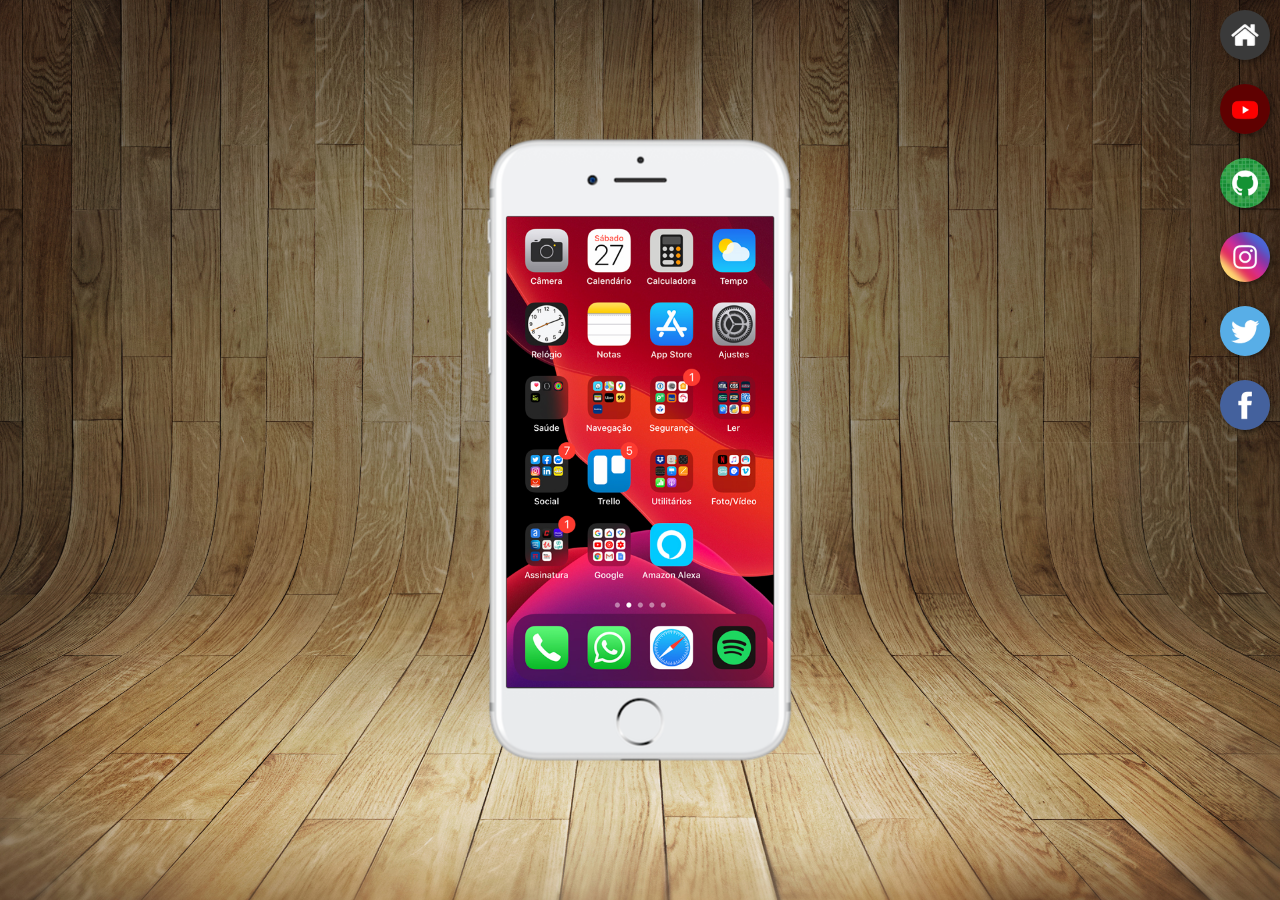
<file: index.html>
<!DOCTYPE html>
<html lang="pt-br">
<head>
    <meta charset="UTF-8">
    <meta name="viewport" content="width=device-width, initial-scale=1.0">
    <title>Projeto Redes Sociais</title>
    <link rel="shortcut icon" href="favicon.ico" type="image/x-icon">
    <link rel="stylesheet" href="css/style.css">
</head>
<body>
    <main>
        <section id="telefone">
            <iframe src="home.html" frameborder="0" name="tela" id="tela">
                <p>Se navegador não é compatível com iframes</p>
            </iframe>
        </section>
        <section id="redes-sociais">
            <a href="home.html" target="tela"><img src="img/logo-home.jpg" alt=""></a><br>
            <a href="youtube.html" target="tela"><img src="img/logo-youtube.jpg" alt=""></a><br>
            <a href="github.html" target="tela"><img src="img/logo-github.jpg" alt=""></a><br>
            <a href="instagram.html" target="tela"><img src="img/logo-instagram.jpg" alt=""></a><br>
            <a href="x.html" target="tela"><img src="img/logo-twitter.jpg" alt=""></a><br>
            <a href="facebook.html" target="tela"><img src="img/logo-facebook.jpg" alt=""></a>
        </section>
    </main>
</body>
</html>
</file>
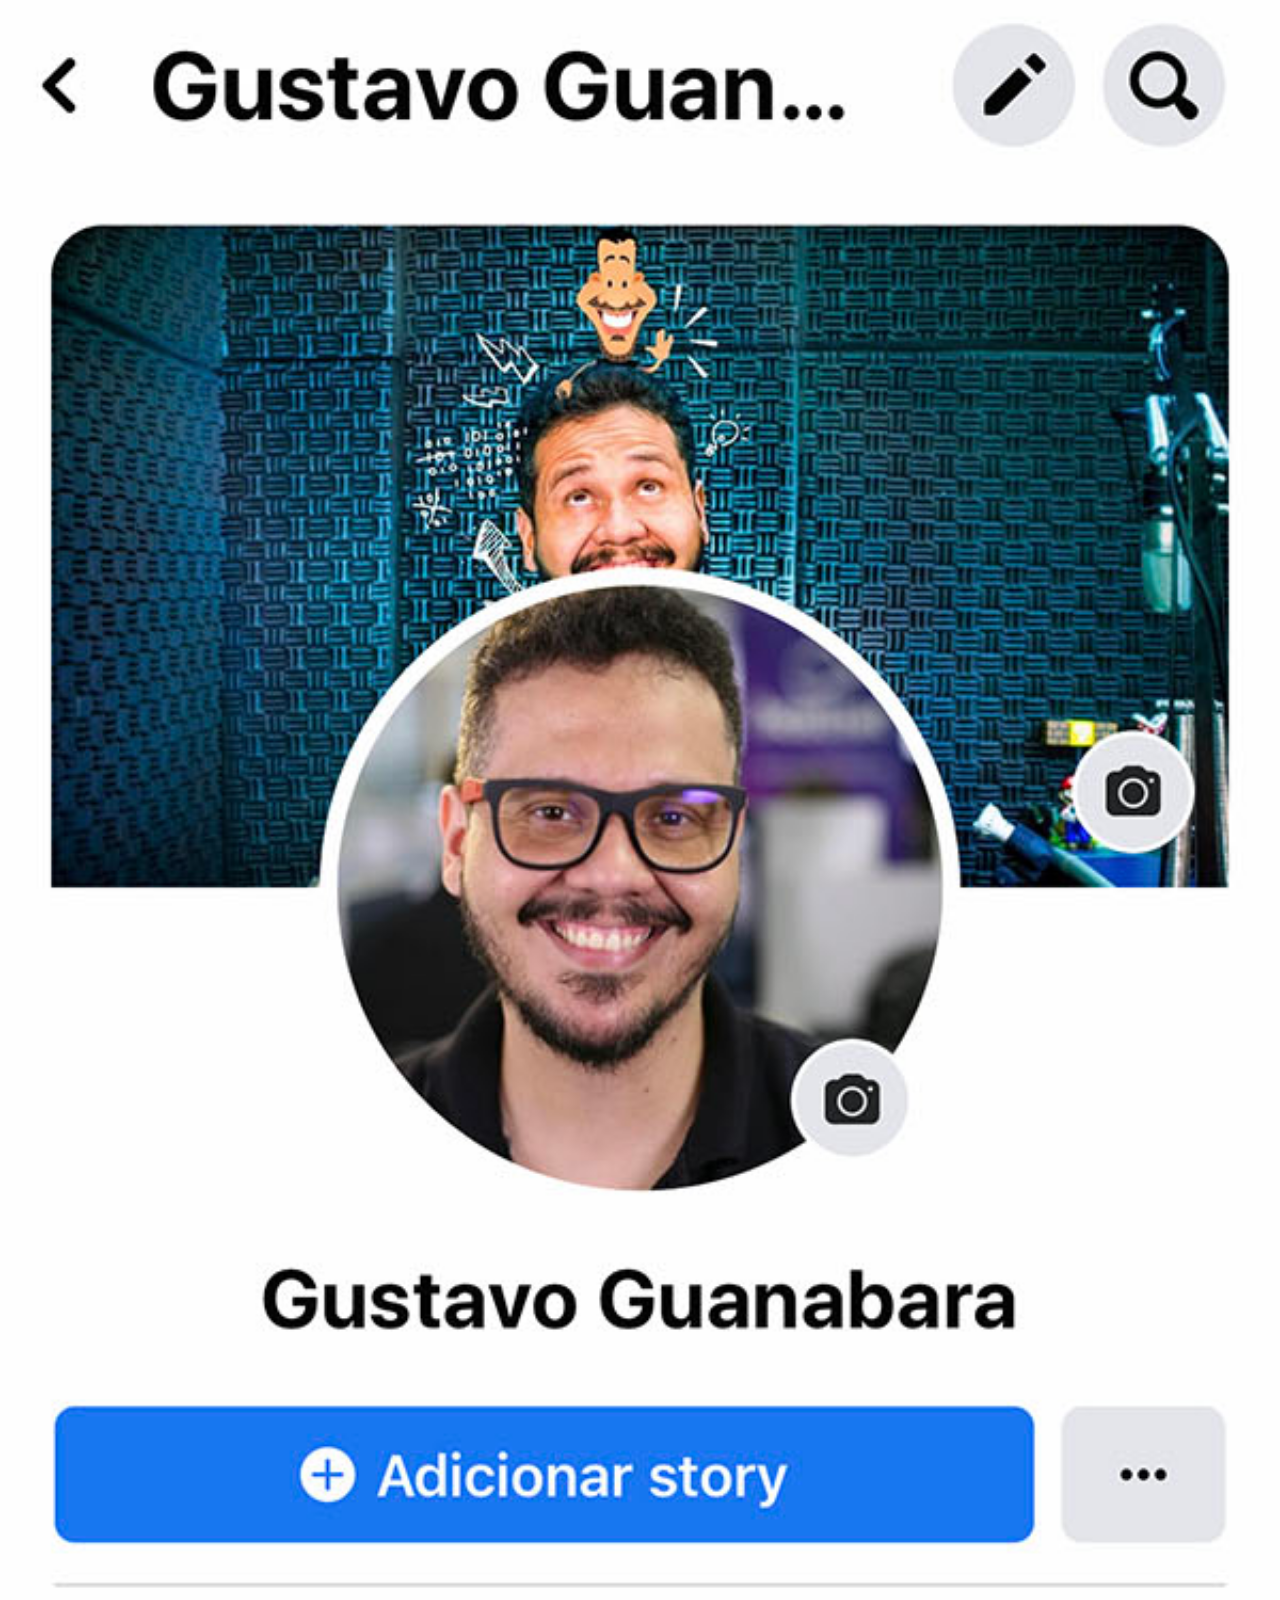
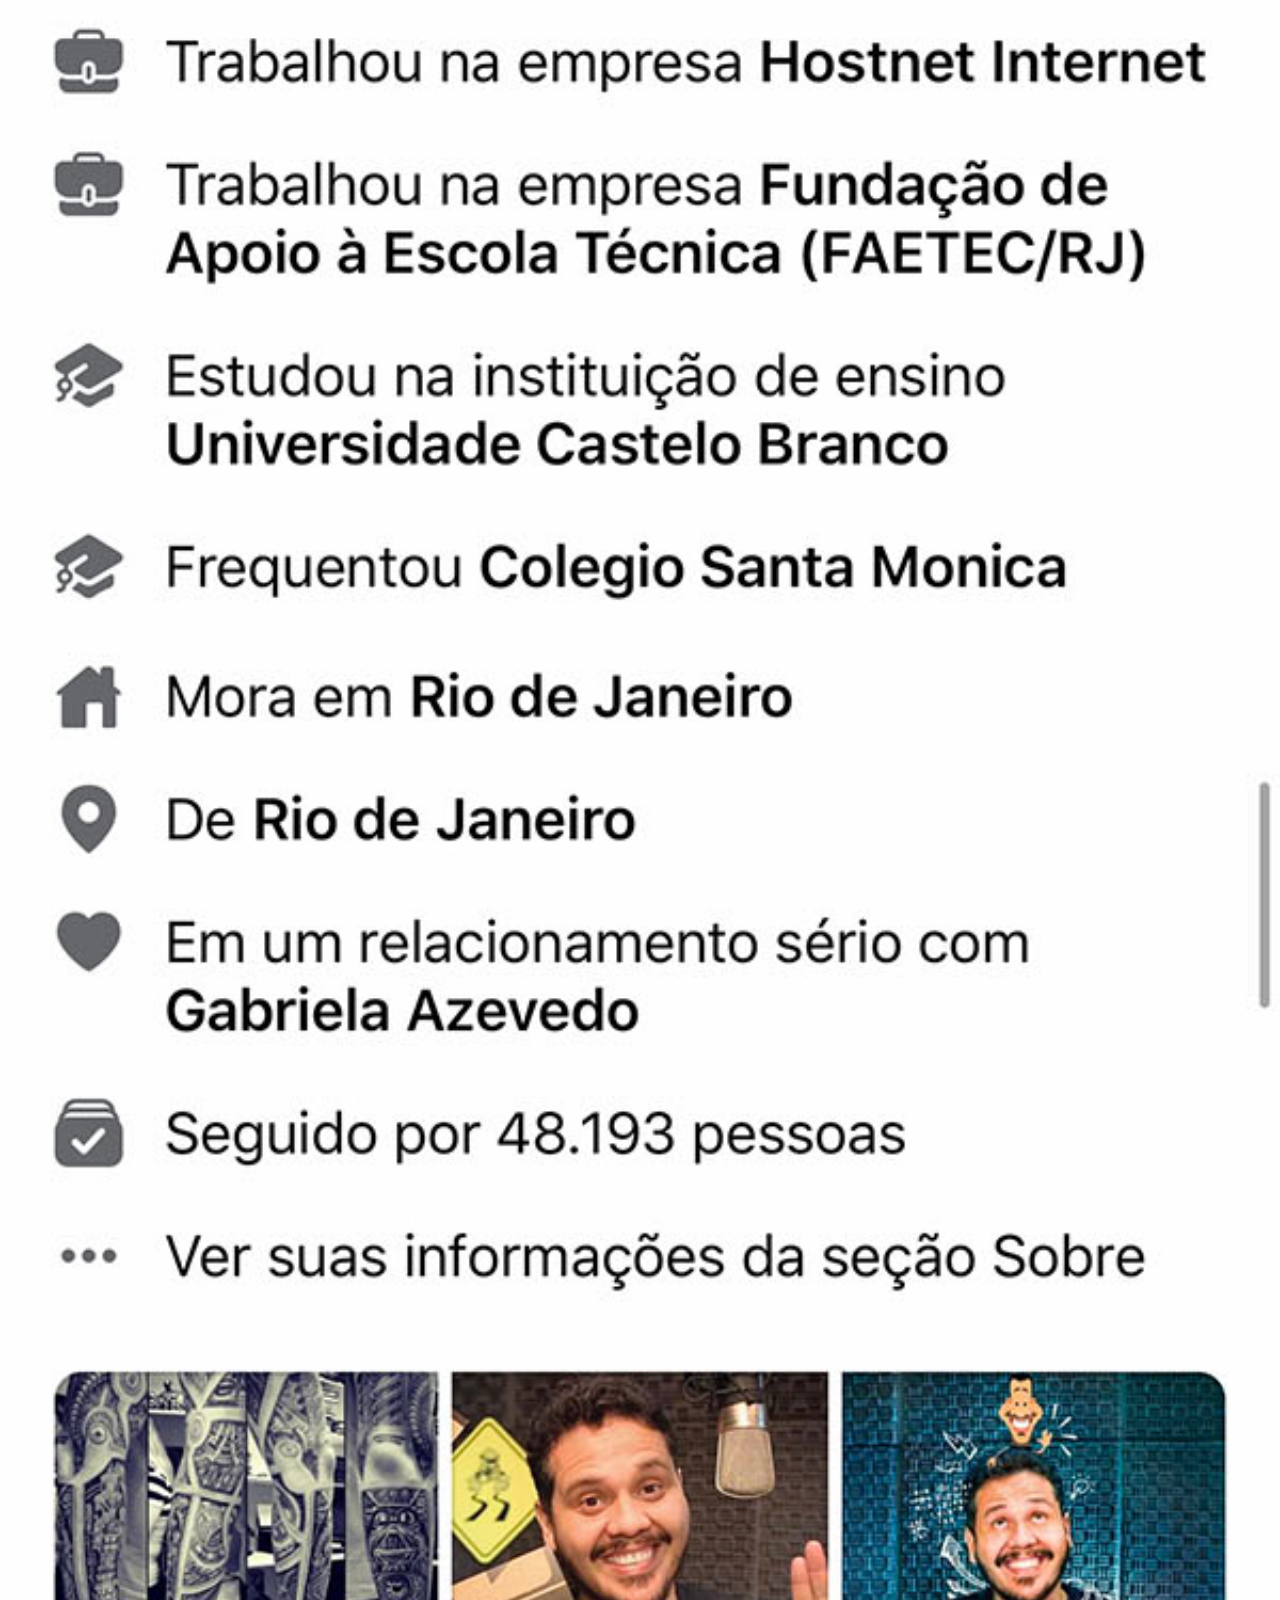
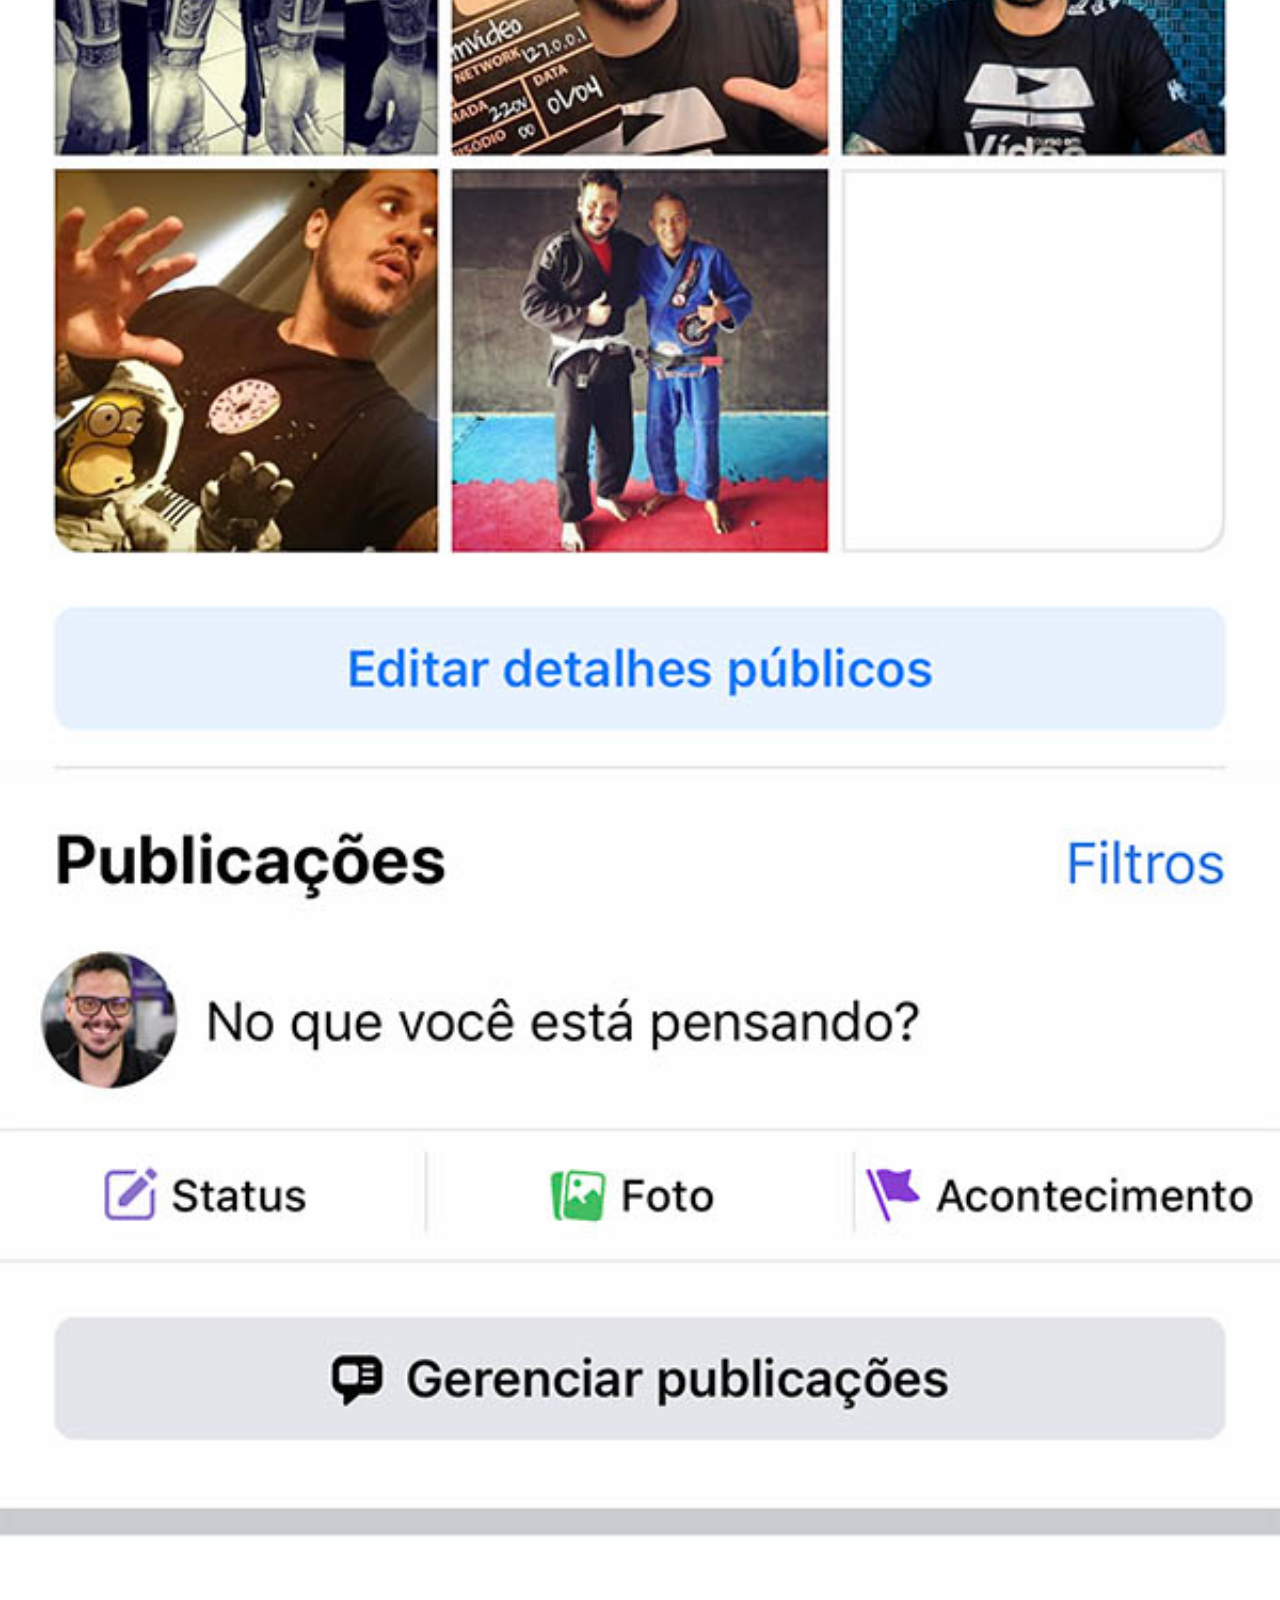
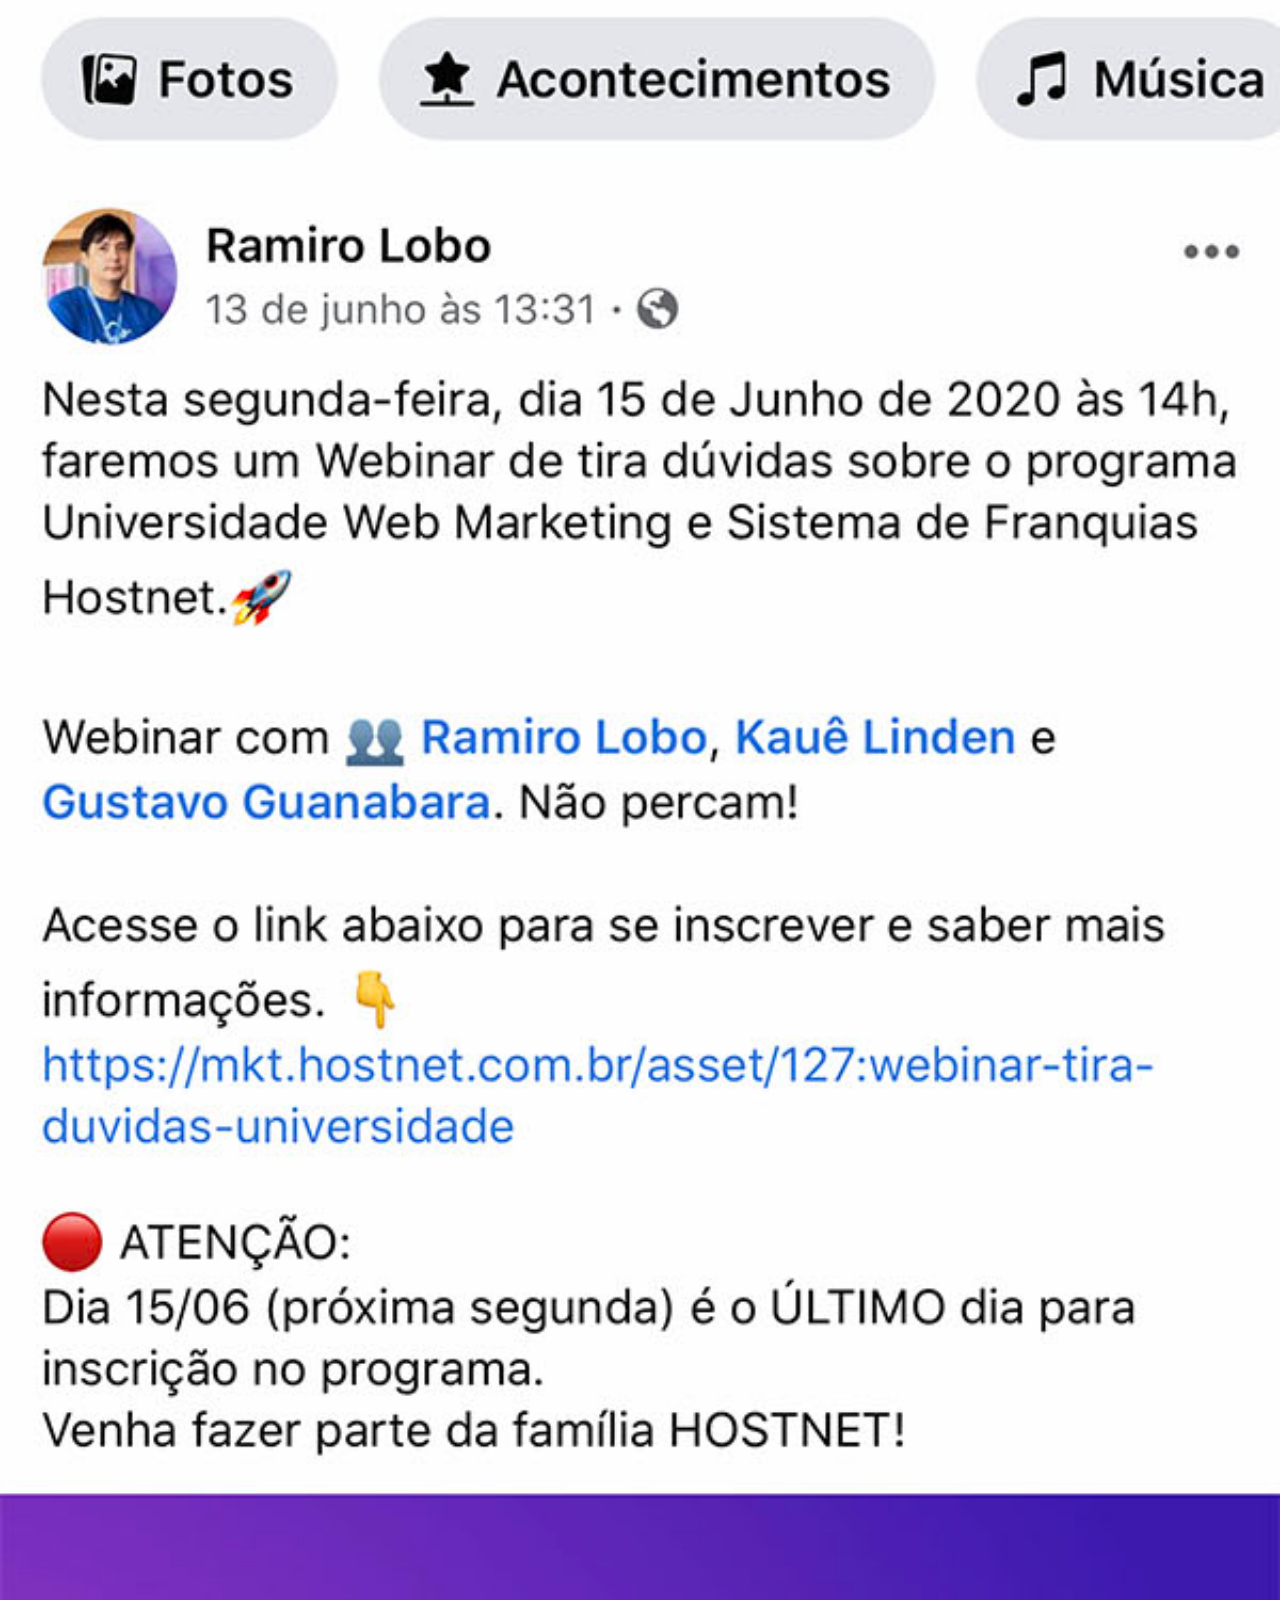
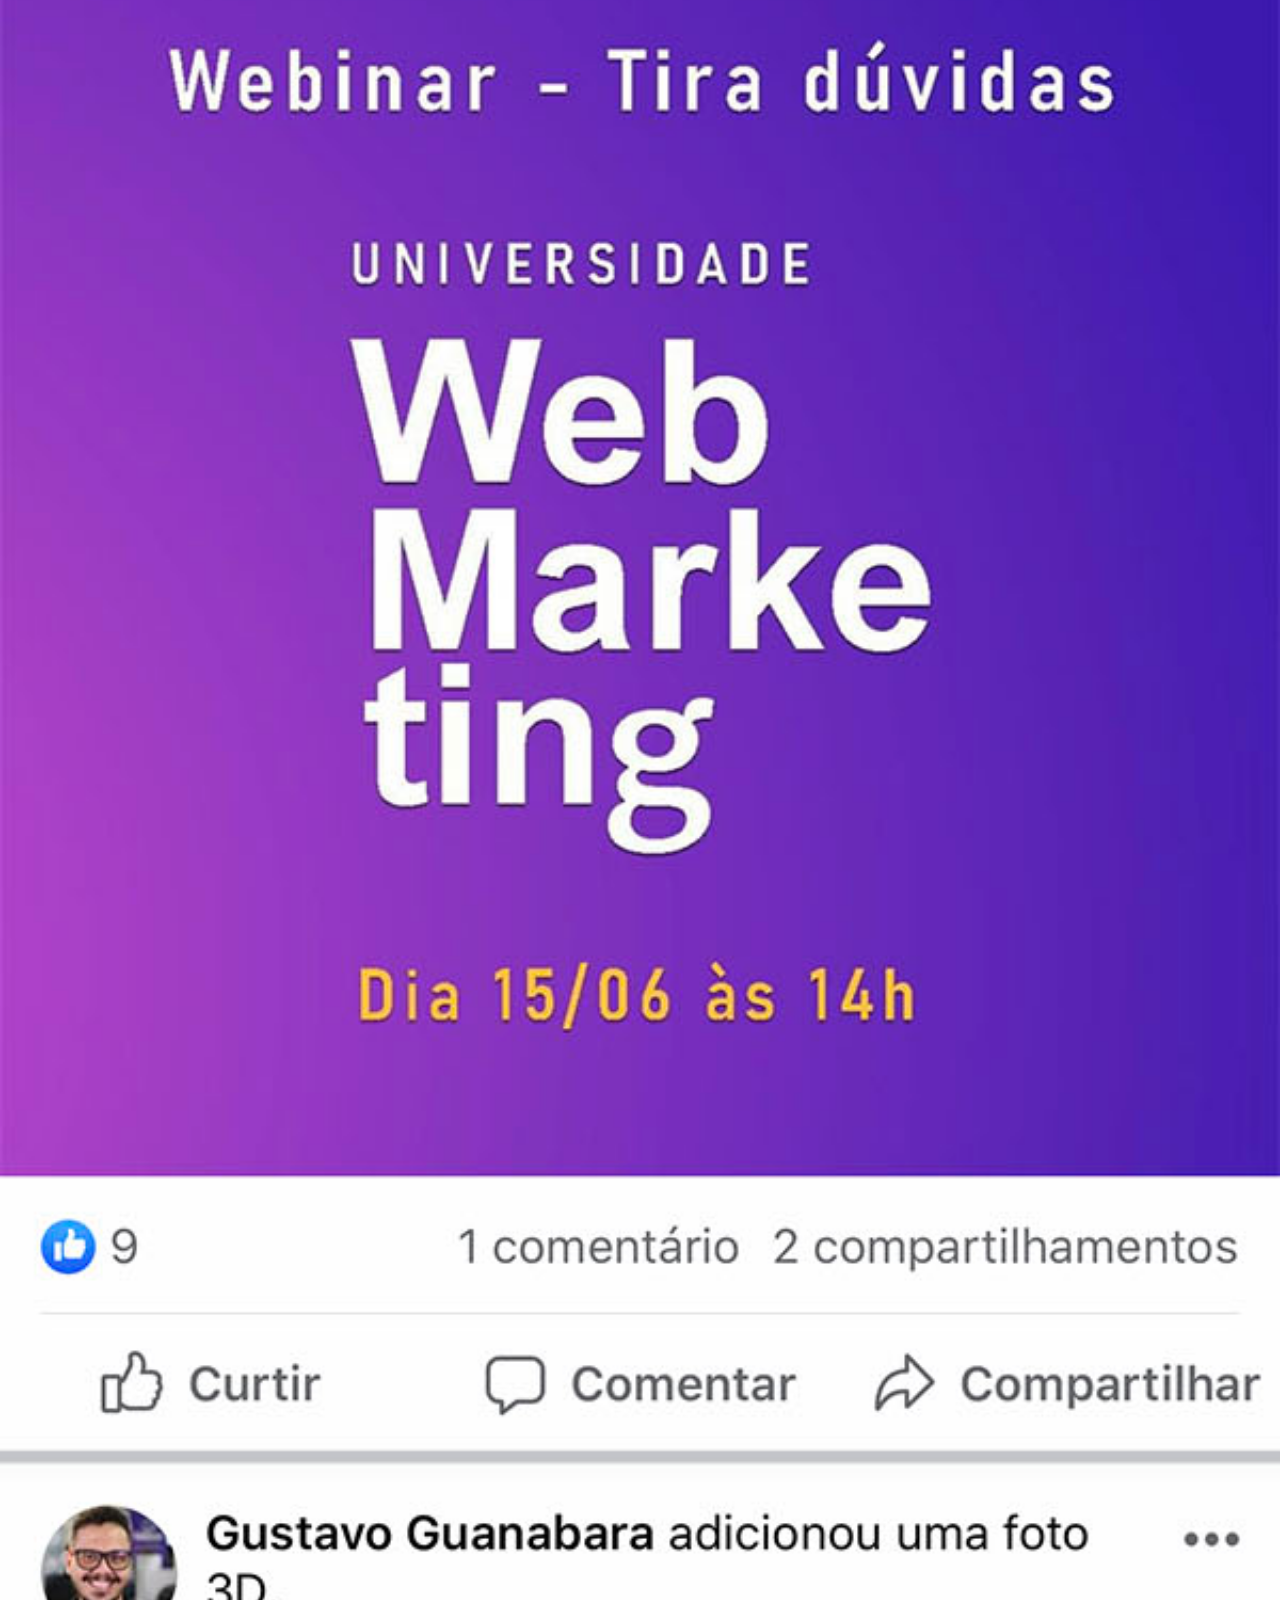
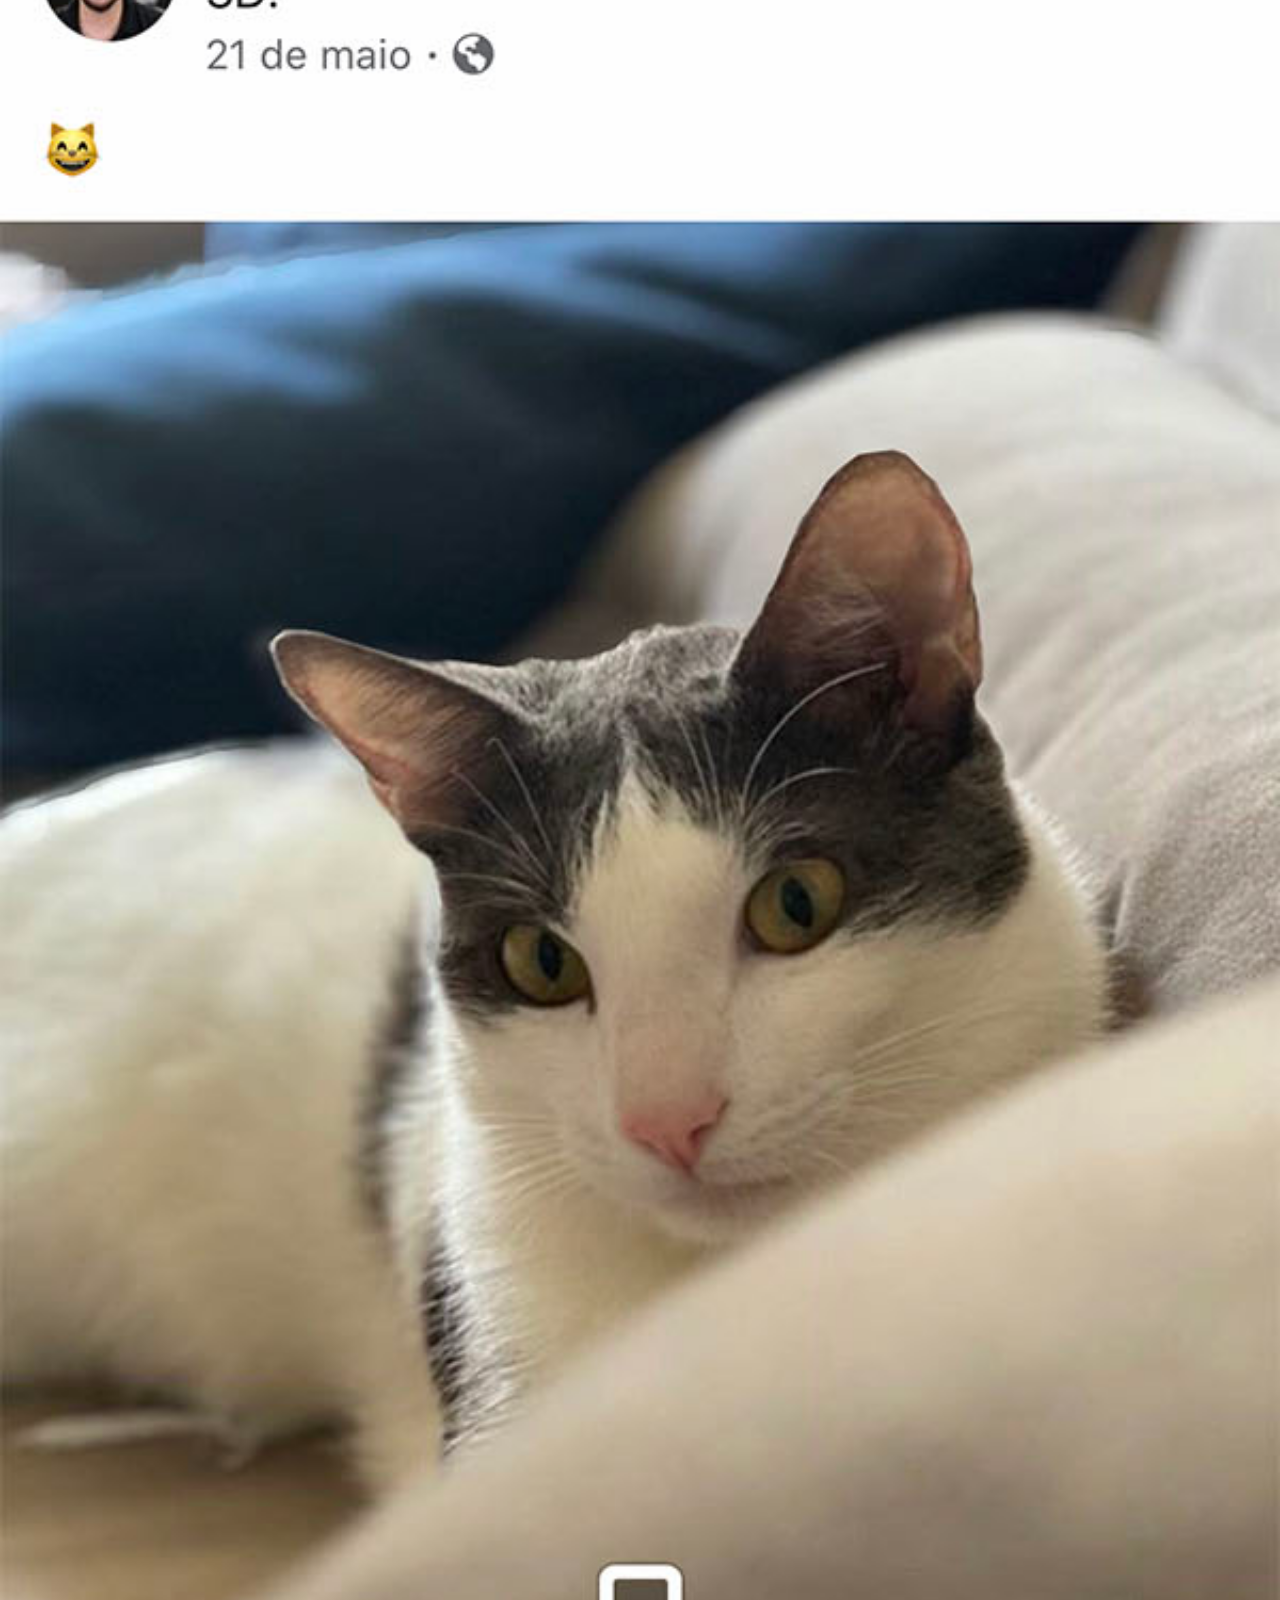
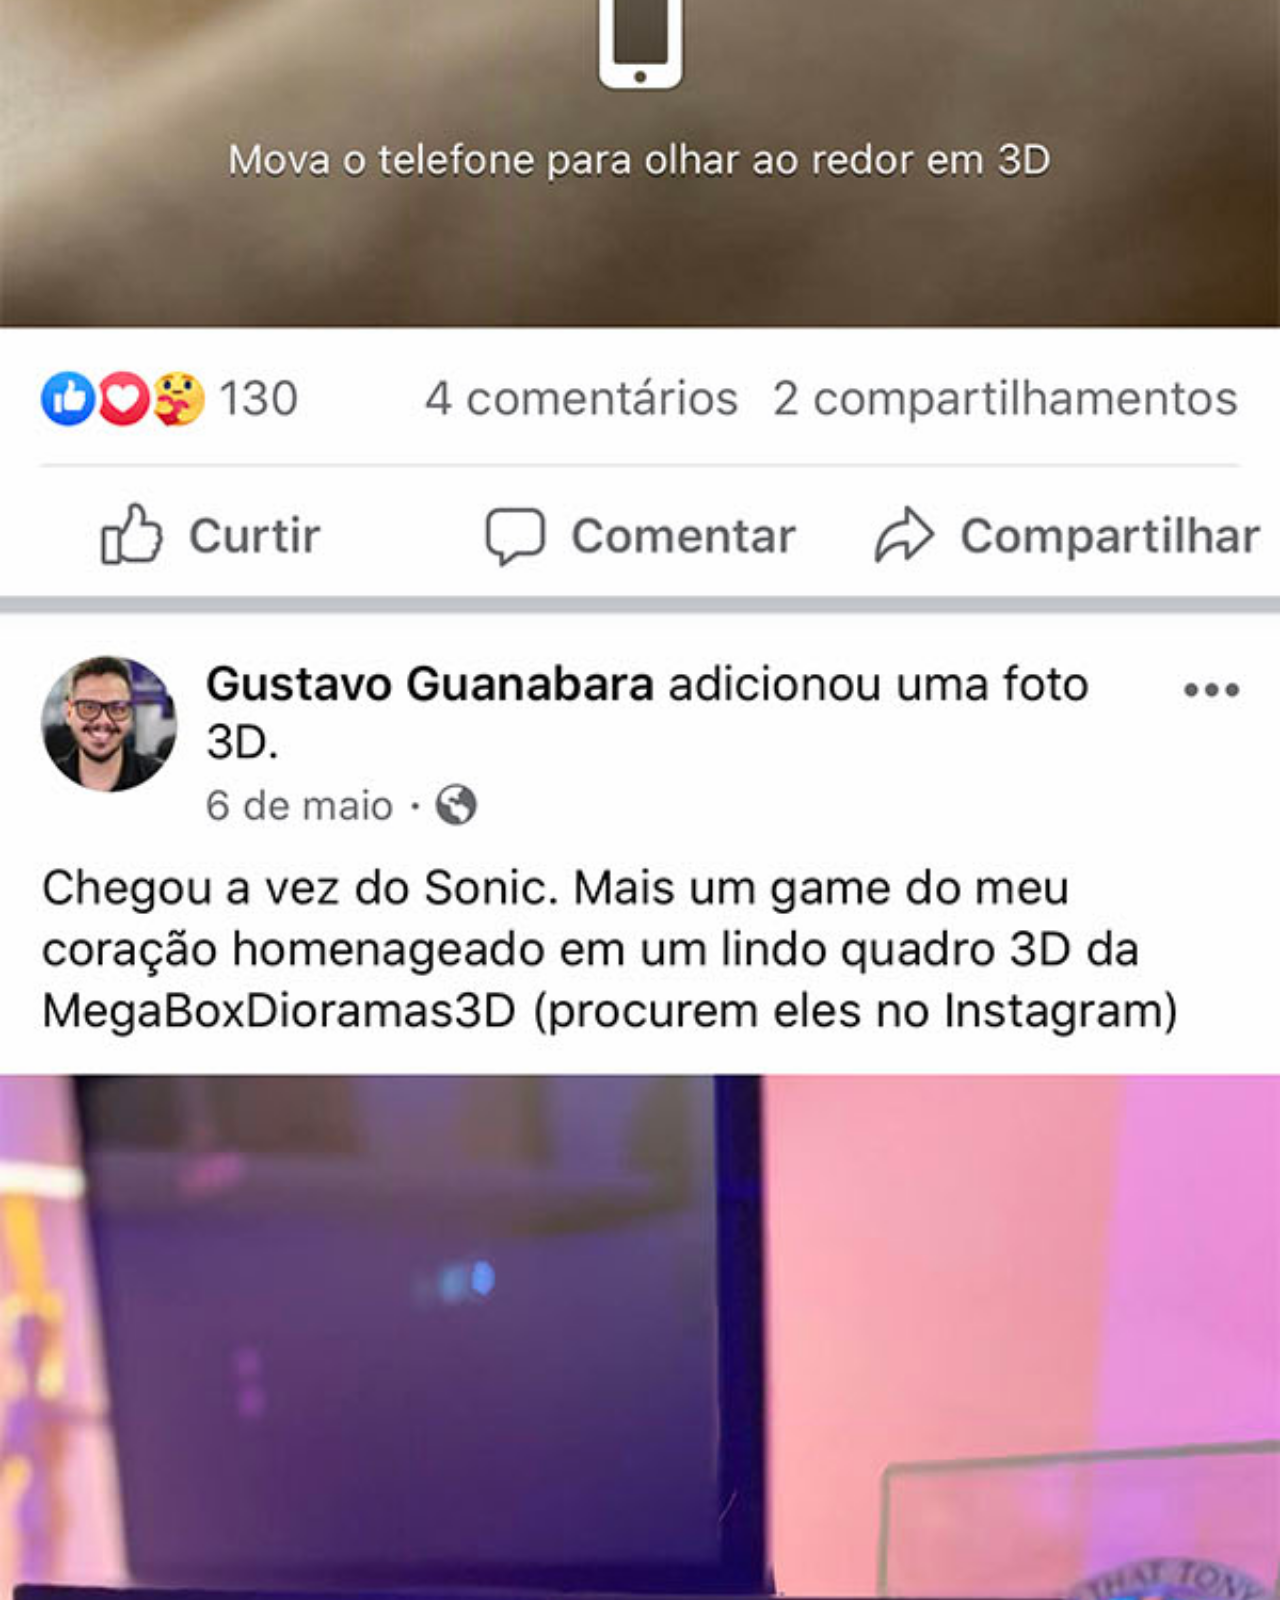
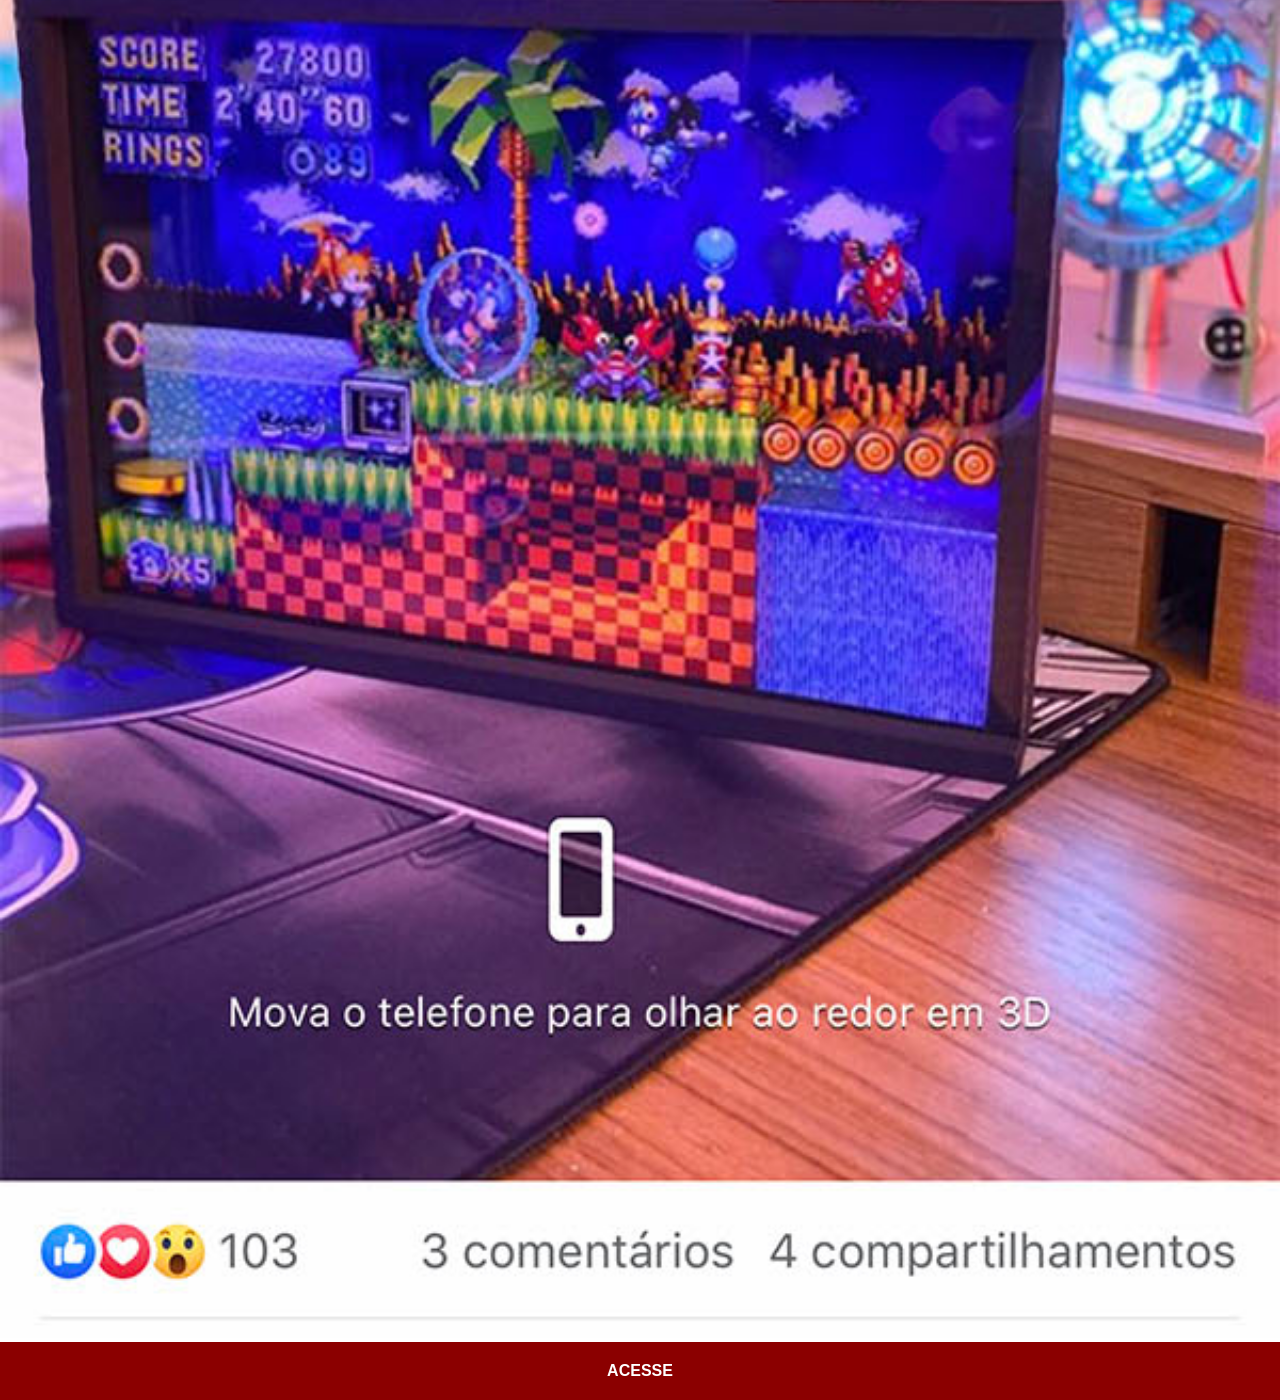
<file: facebook.html>
<!DOCTYPE html>
<html lang="pt-br">
<head>
    <meta charset="UTF-8">
    <meta name="viewport" content="width=device-width, initial-scale=1.0">
    <title>Youtube</title>
    <link rel="stylesheet" href="css/social.css">
</head>
<body>
    <img src="img/tela-facebook.jpg" alt="Facebook">
    <a href="https://www.facebook.com/gustavoguanabara/?locale=pt_BR" target="_blank">ACESSE</a>
</body>
</html>
</file>
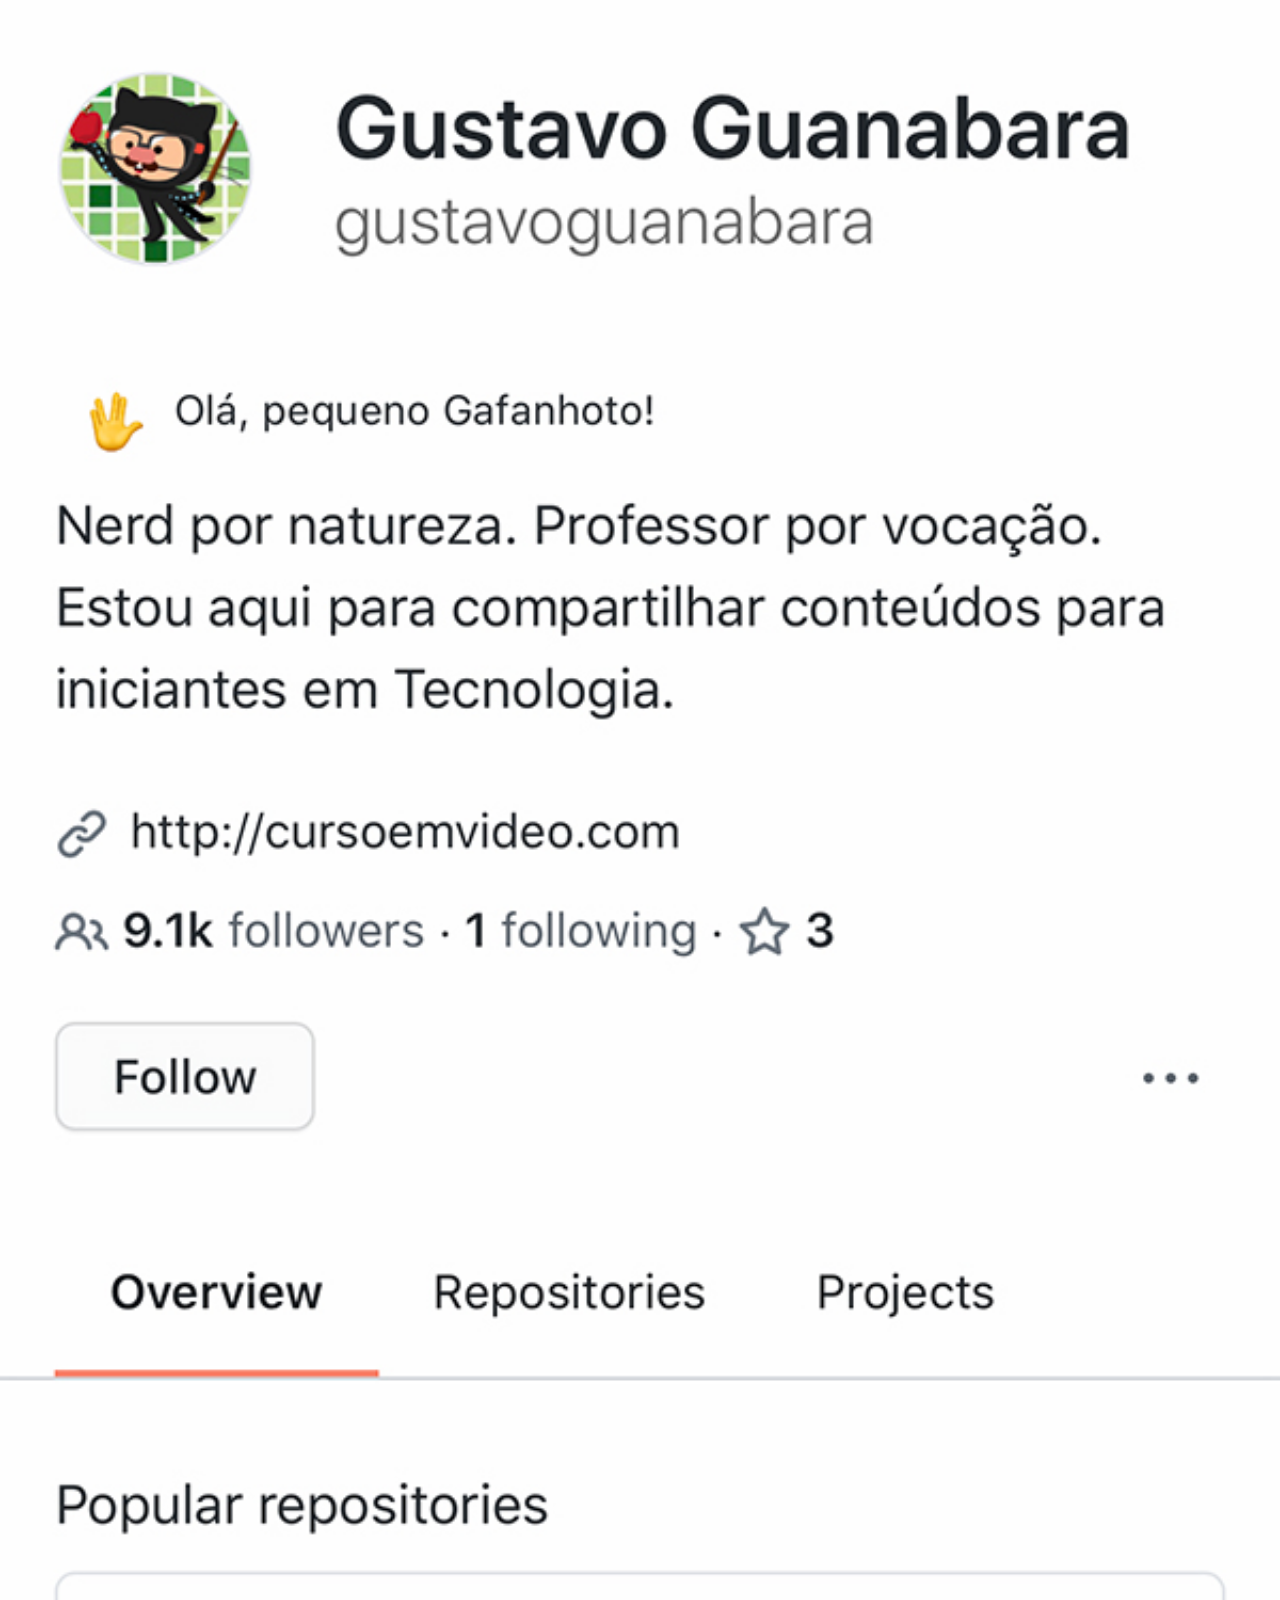
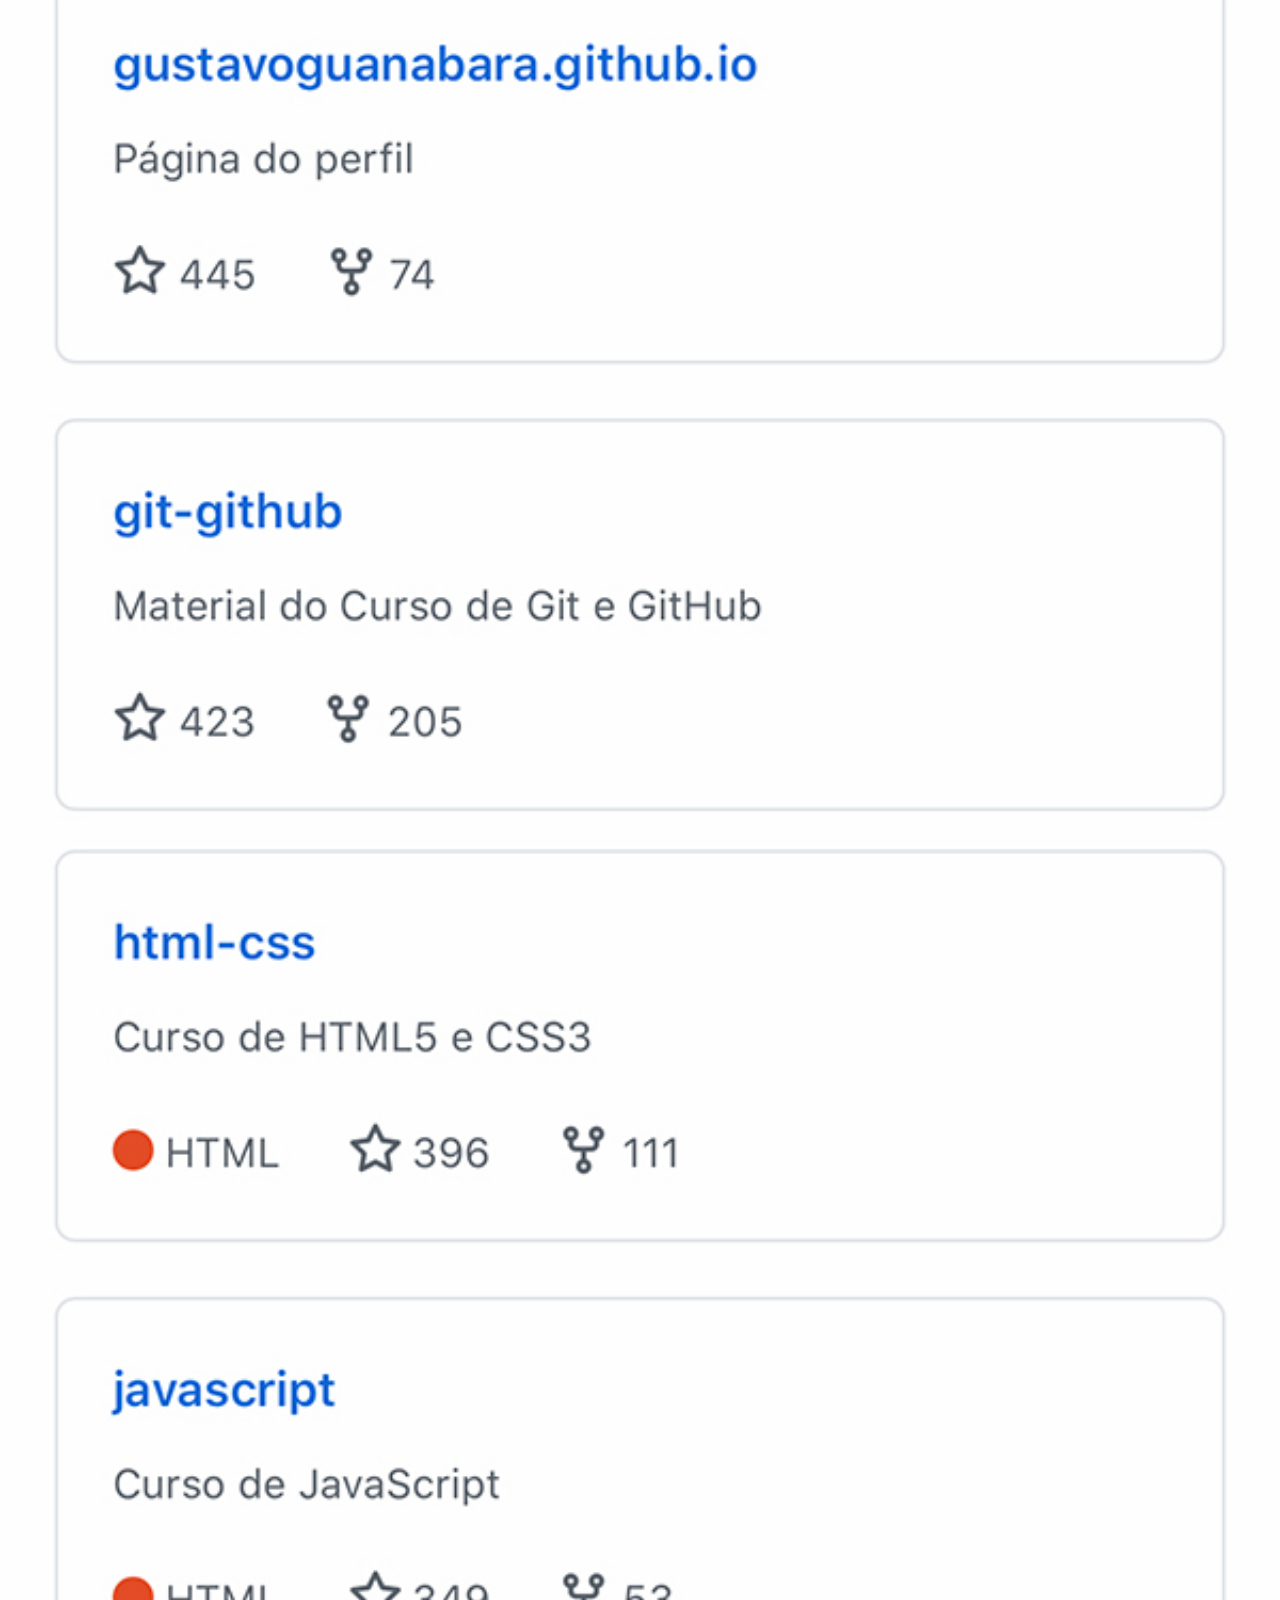
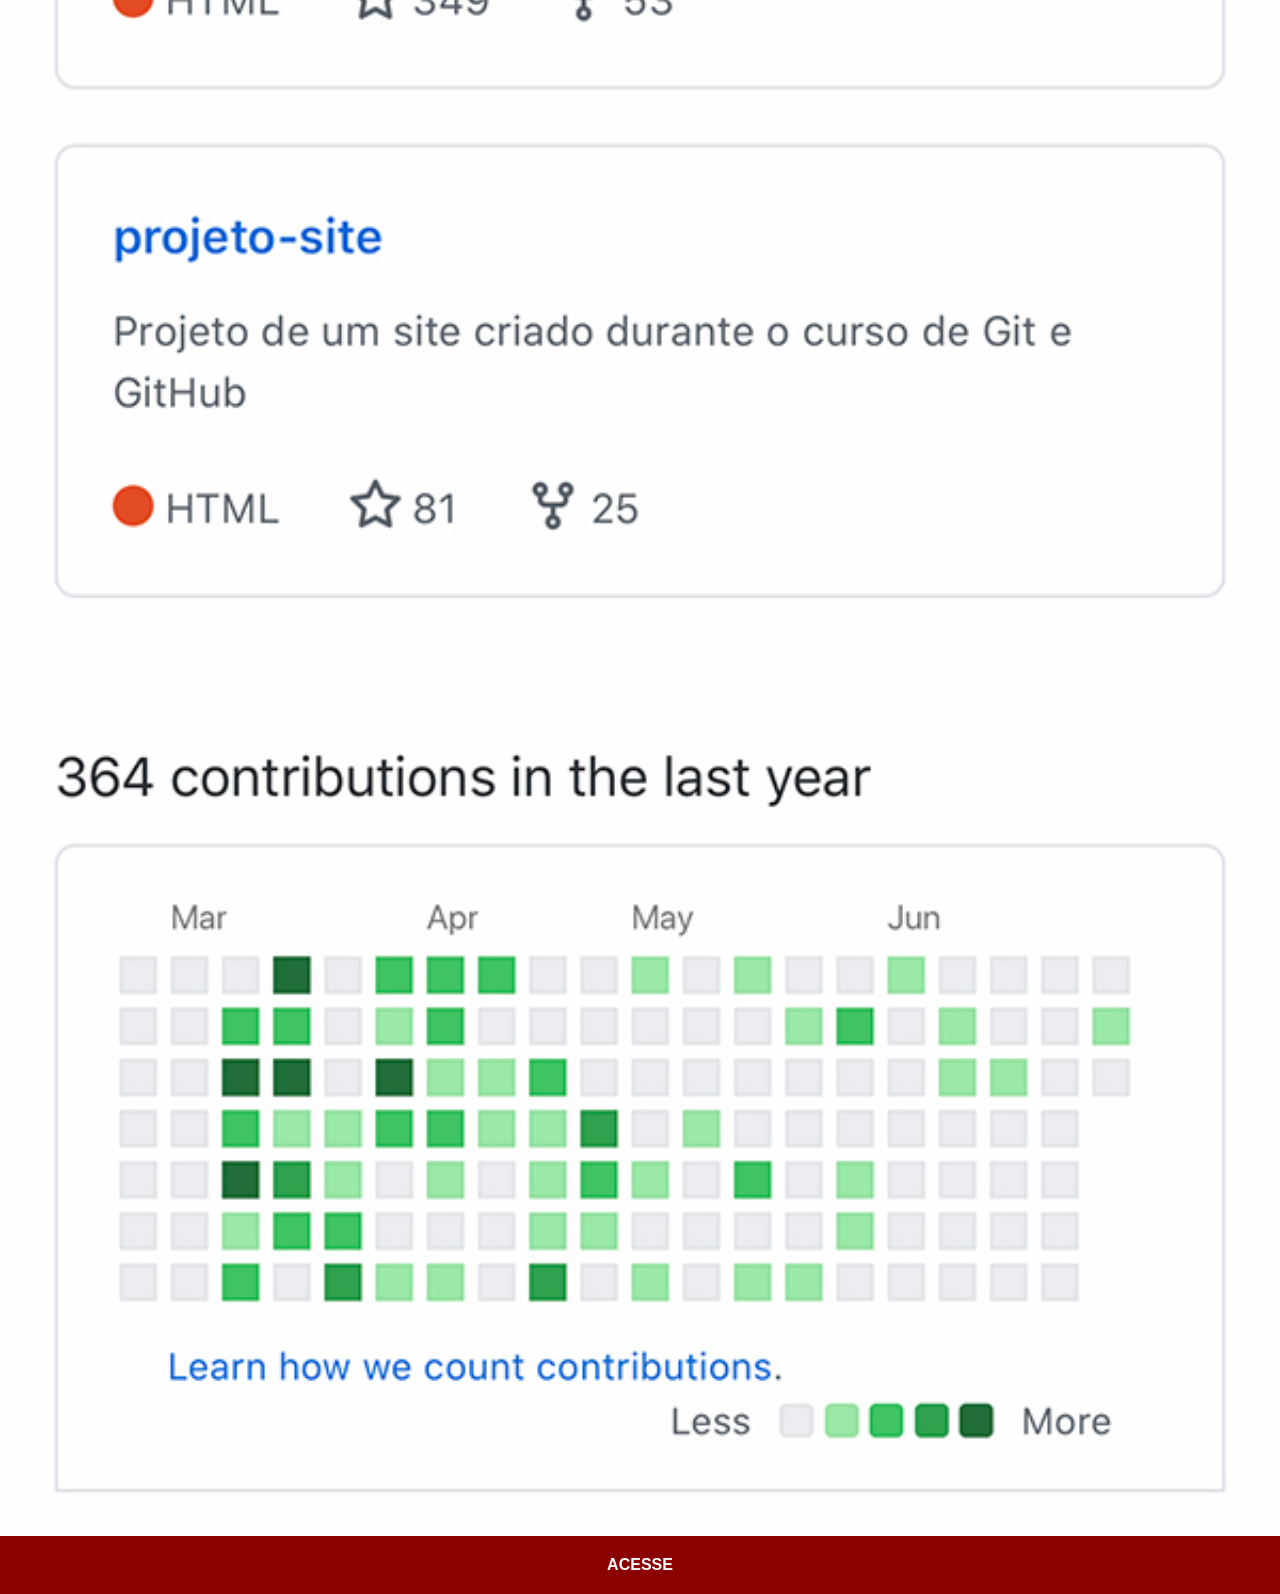
<file: github.html>
<!DOCTYPE html>
<html lang="pt-br">
<head>
    <meta charset="UTF-8">
    <meta name="viewport" content="width=device-width, initial-scale=1.0">
    <title>Youtube</title>
    <link rel="stylesheet" href="css/social.css">
</head>
<body>
    <img src="img/tela-github.jpg" alt="GitHub">
    <a href="https://github.com/gustavoguanabara" target="_blank">ACESSE</a>
</body>
</html>
</file>
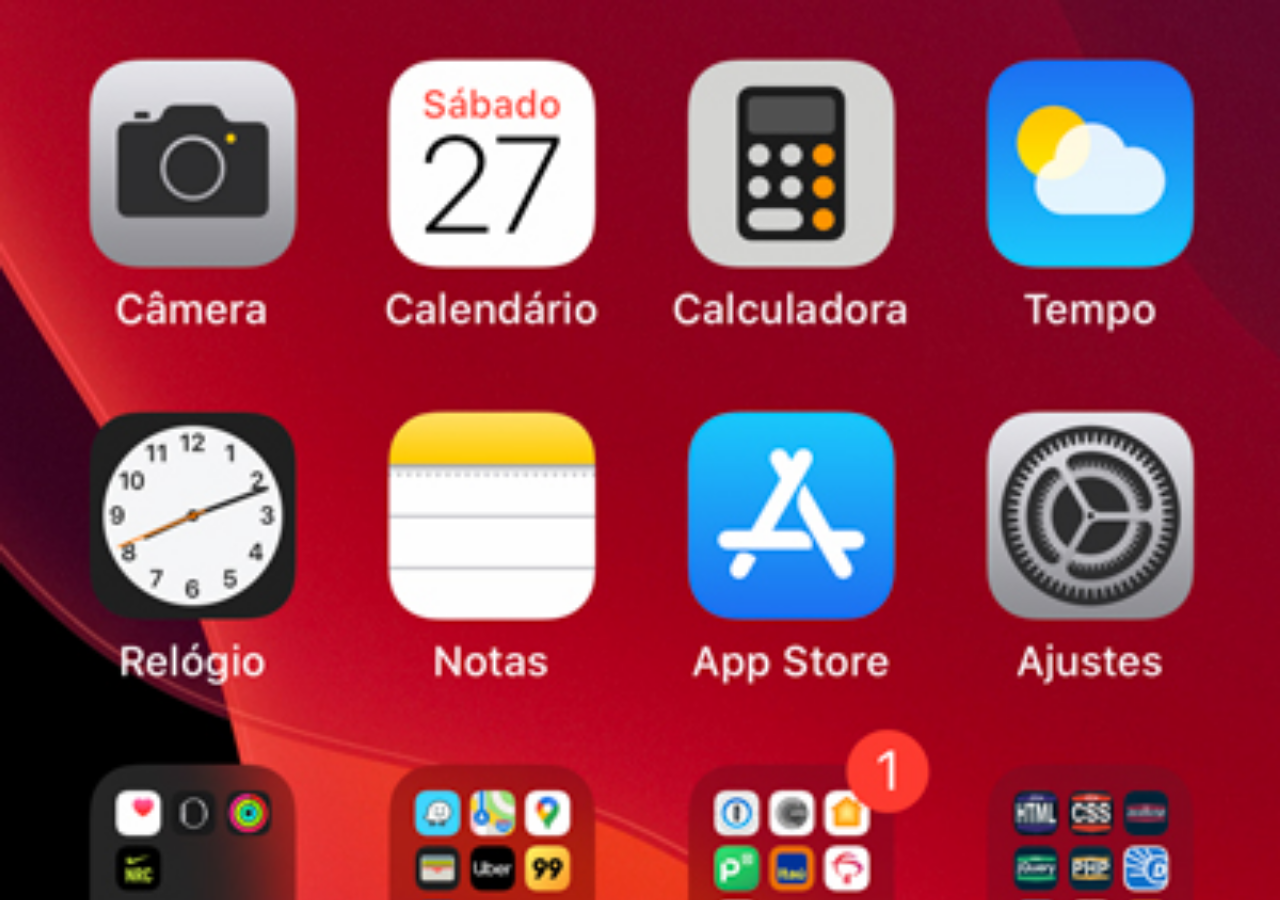
<file: home.html>
<!DOCTYPE html>
<html lang="en">
<head>
    <meta charset="UTF-8">
    <meta name="viewport" content="width=device-width, initial-scale=1.0">
    <title>Home</title>
    <link rel="stylesheet" href="css/home-style.css">
</head>
<body>
    
</body>
</html>
</file>
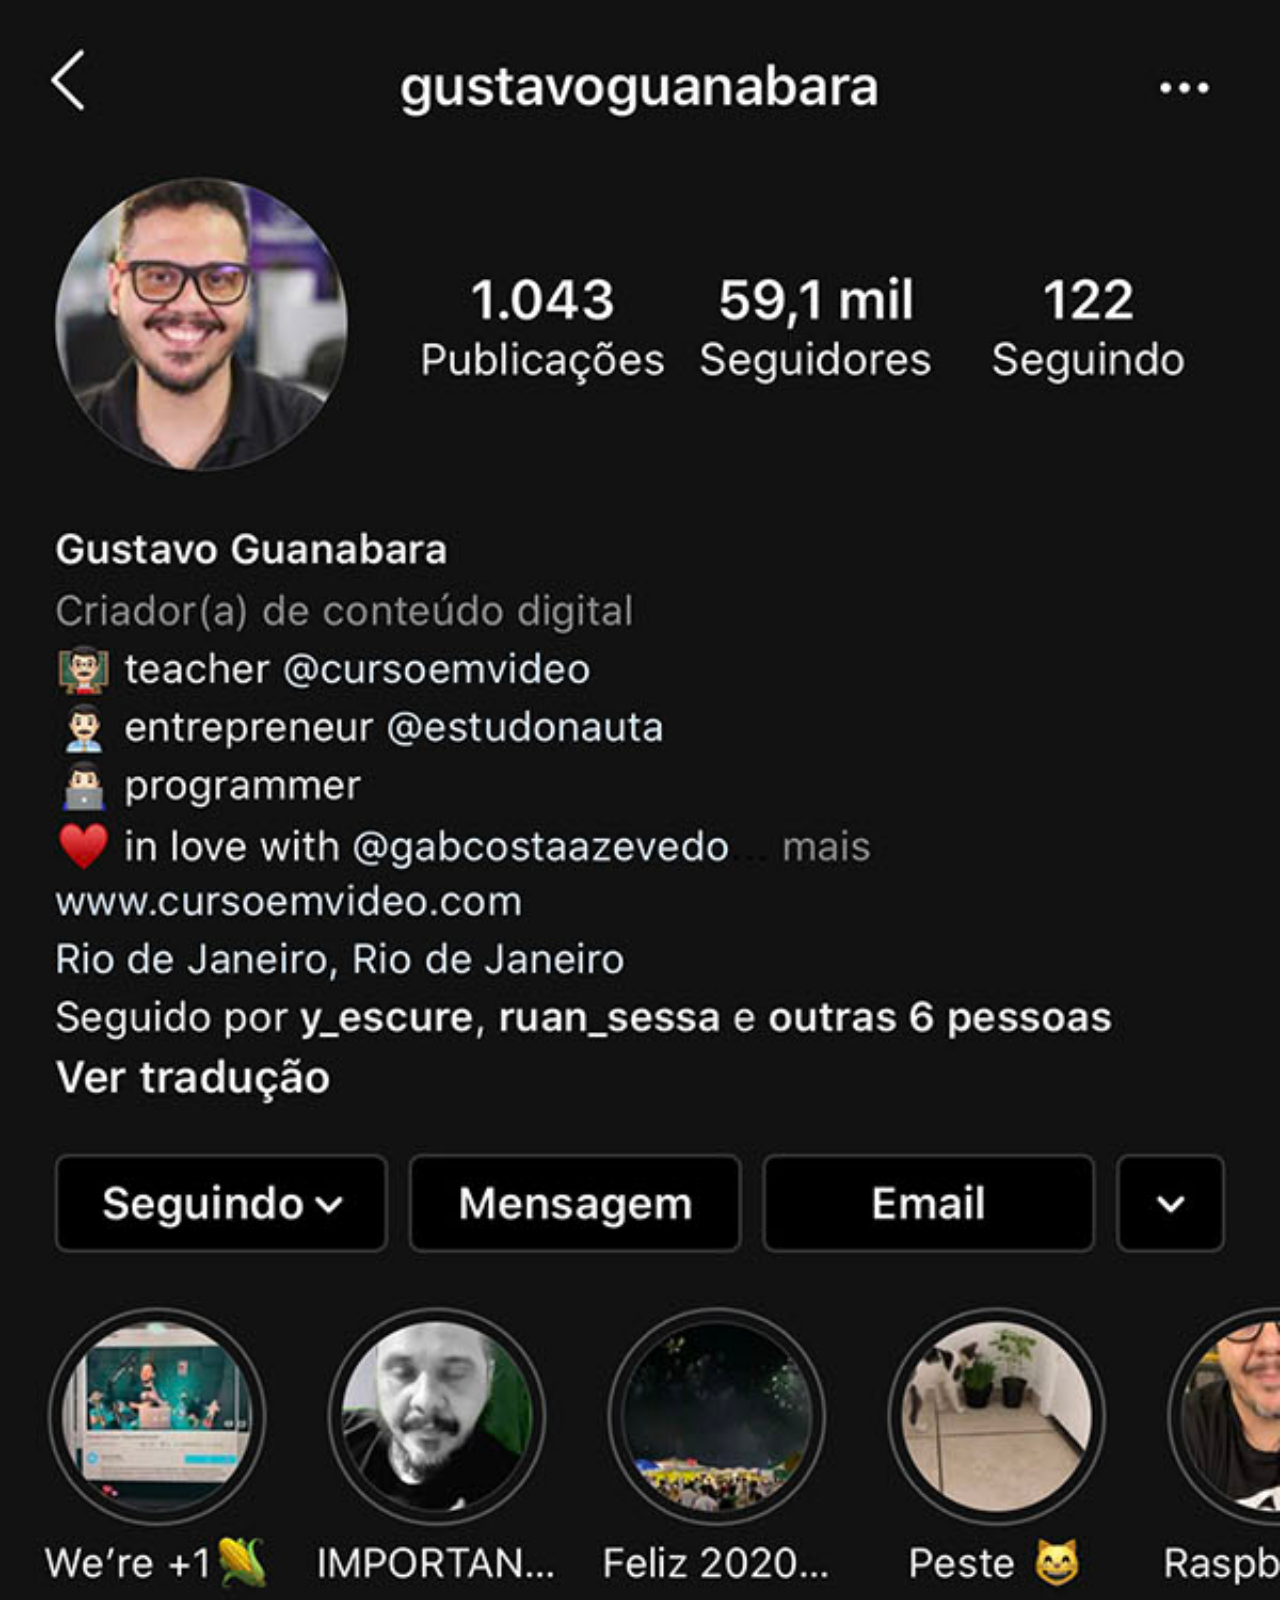
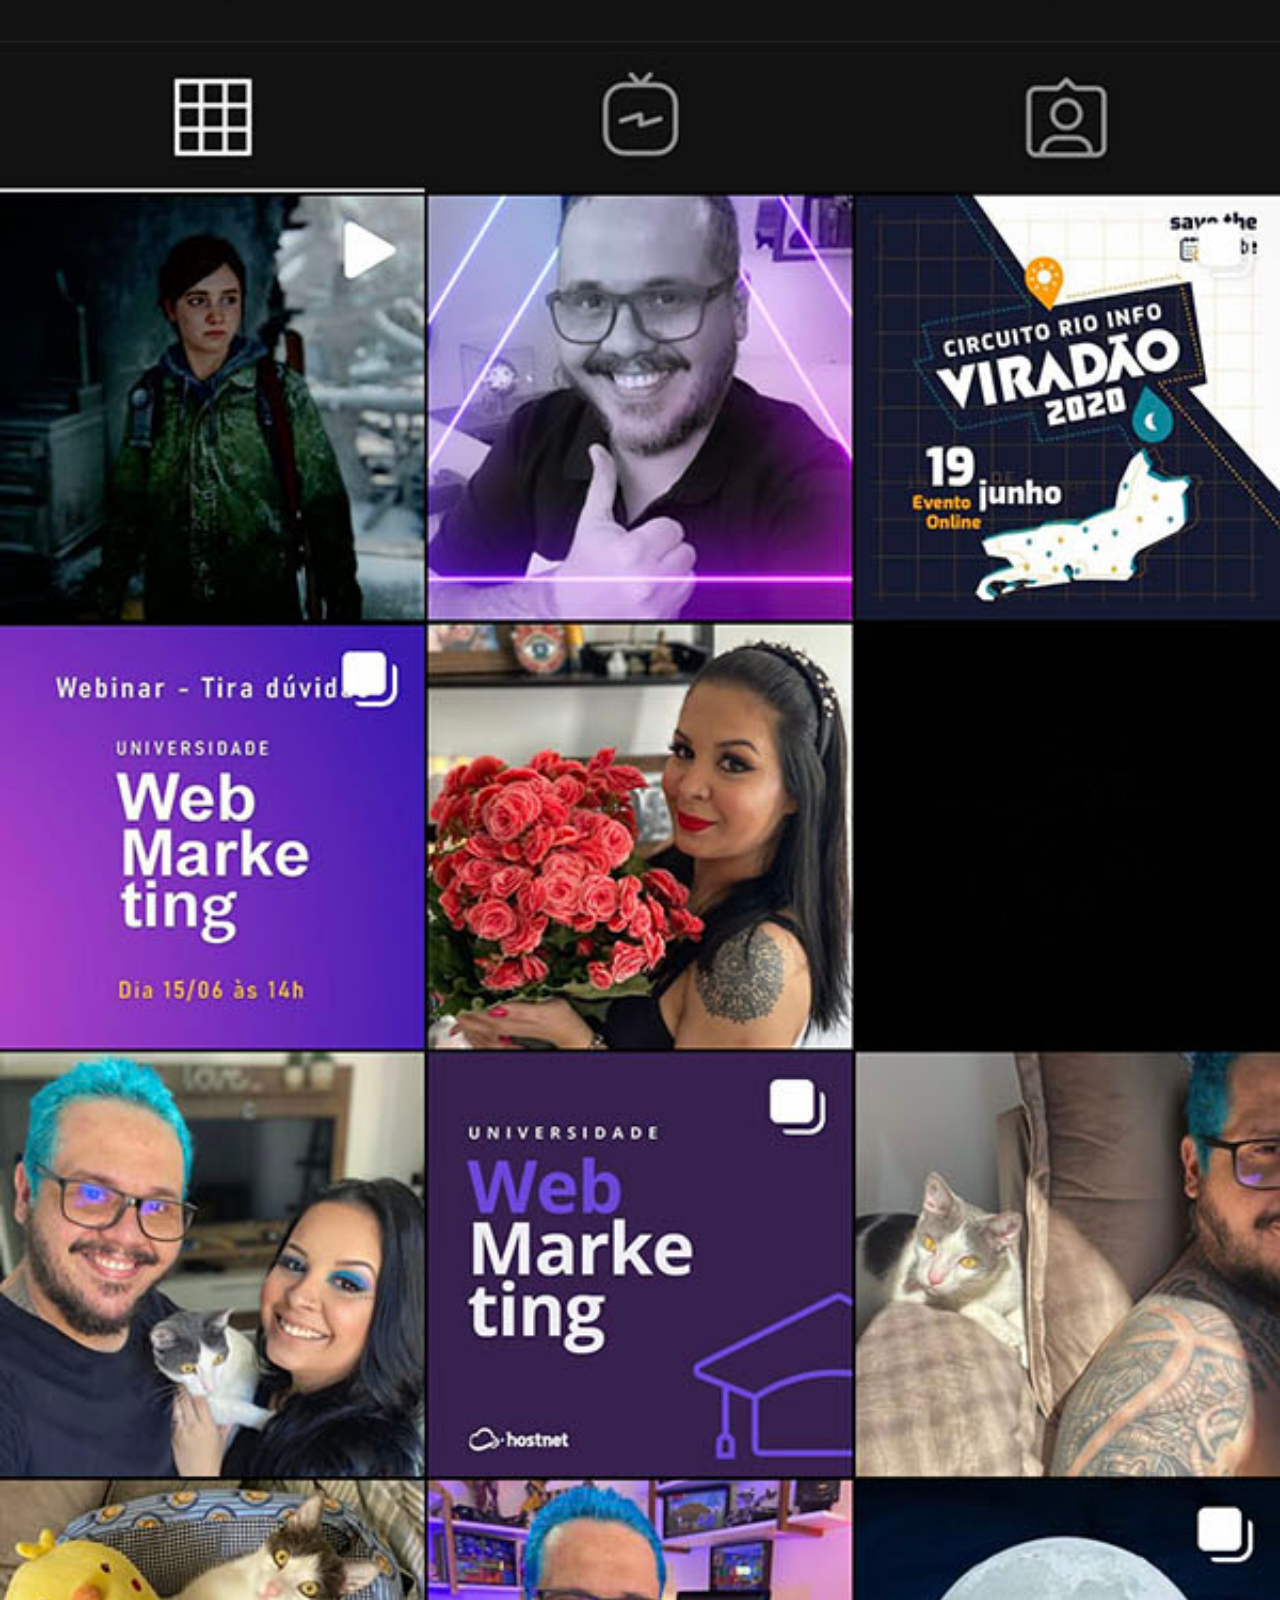
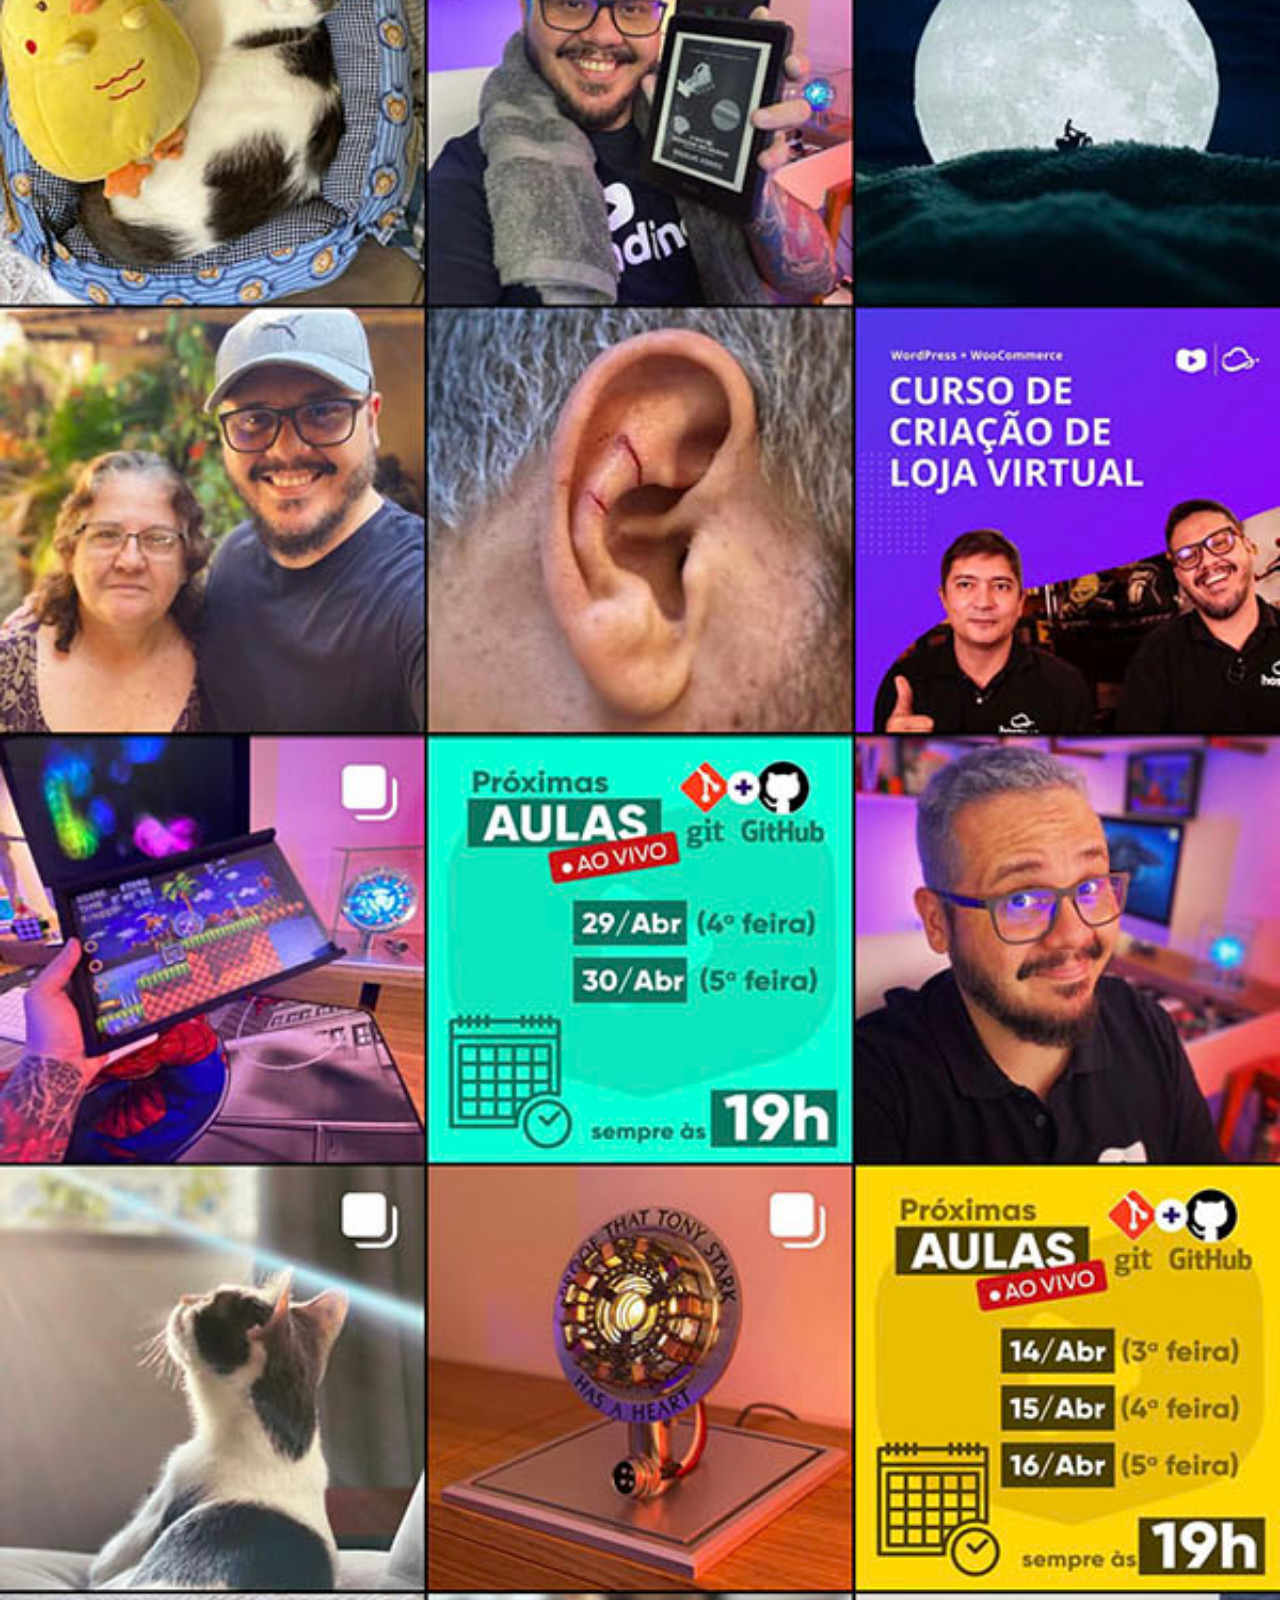
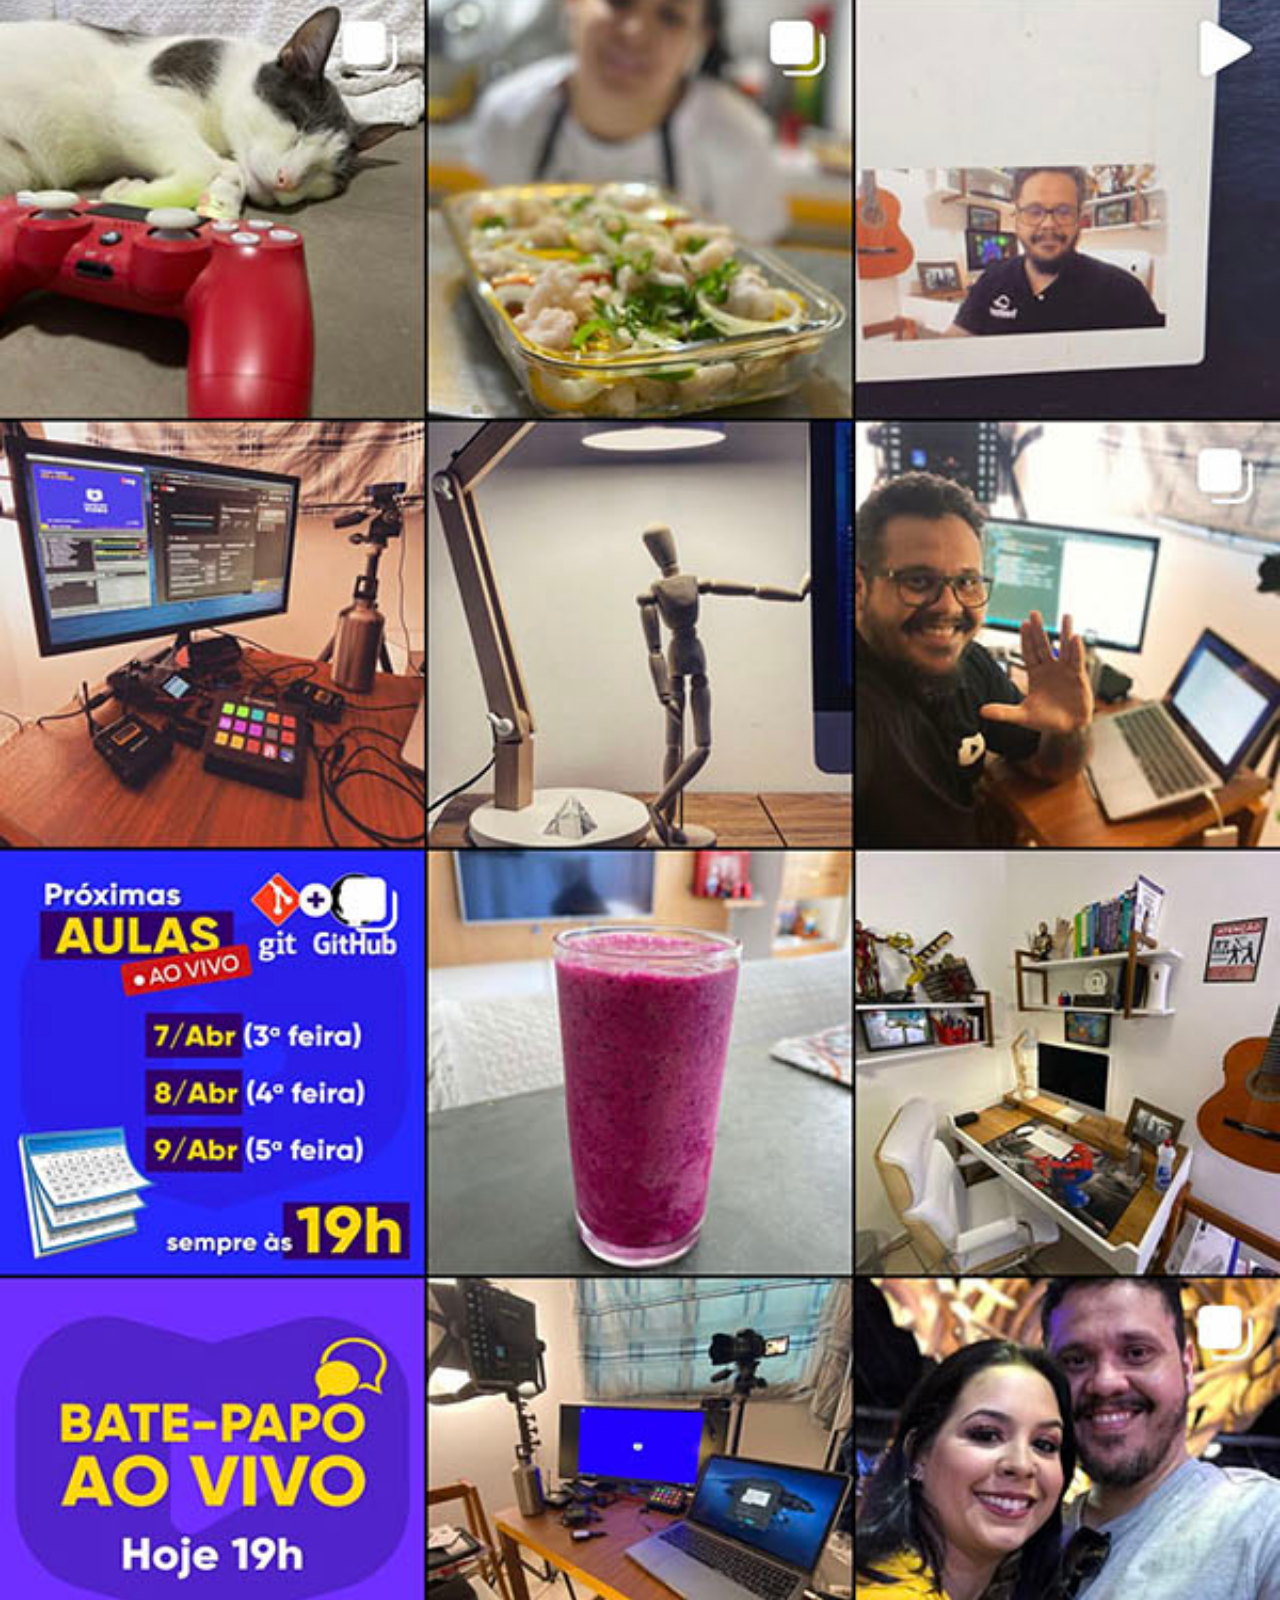
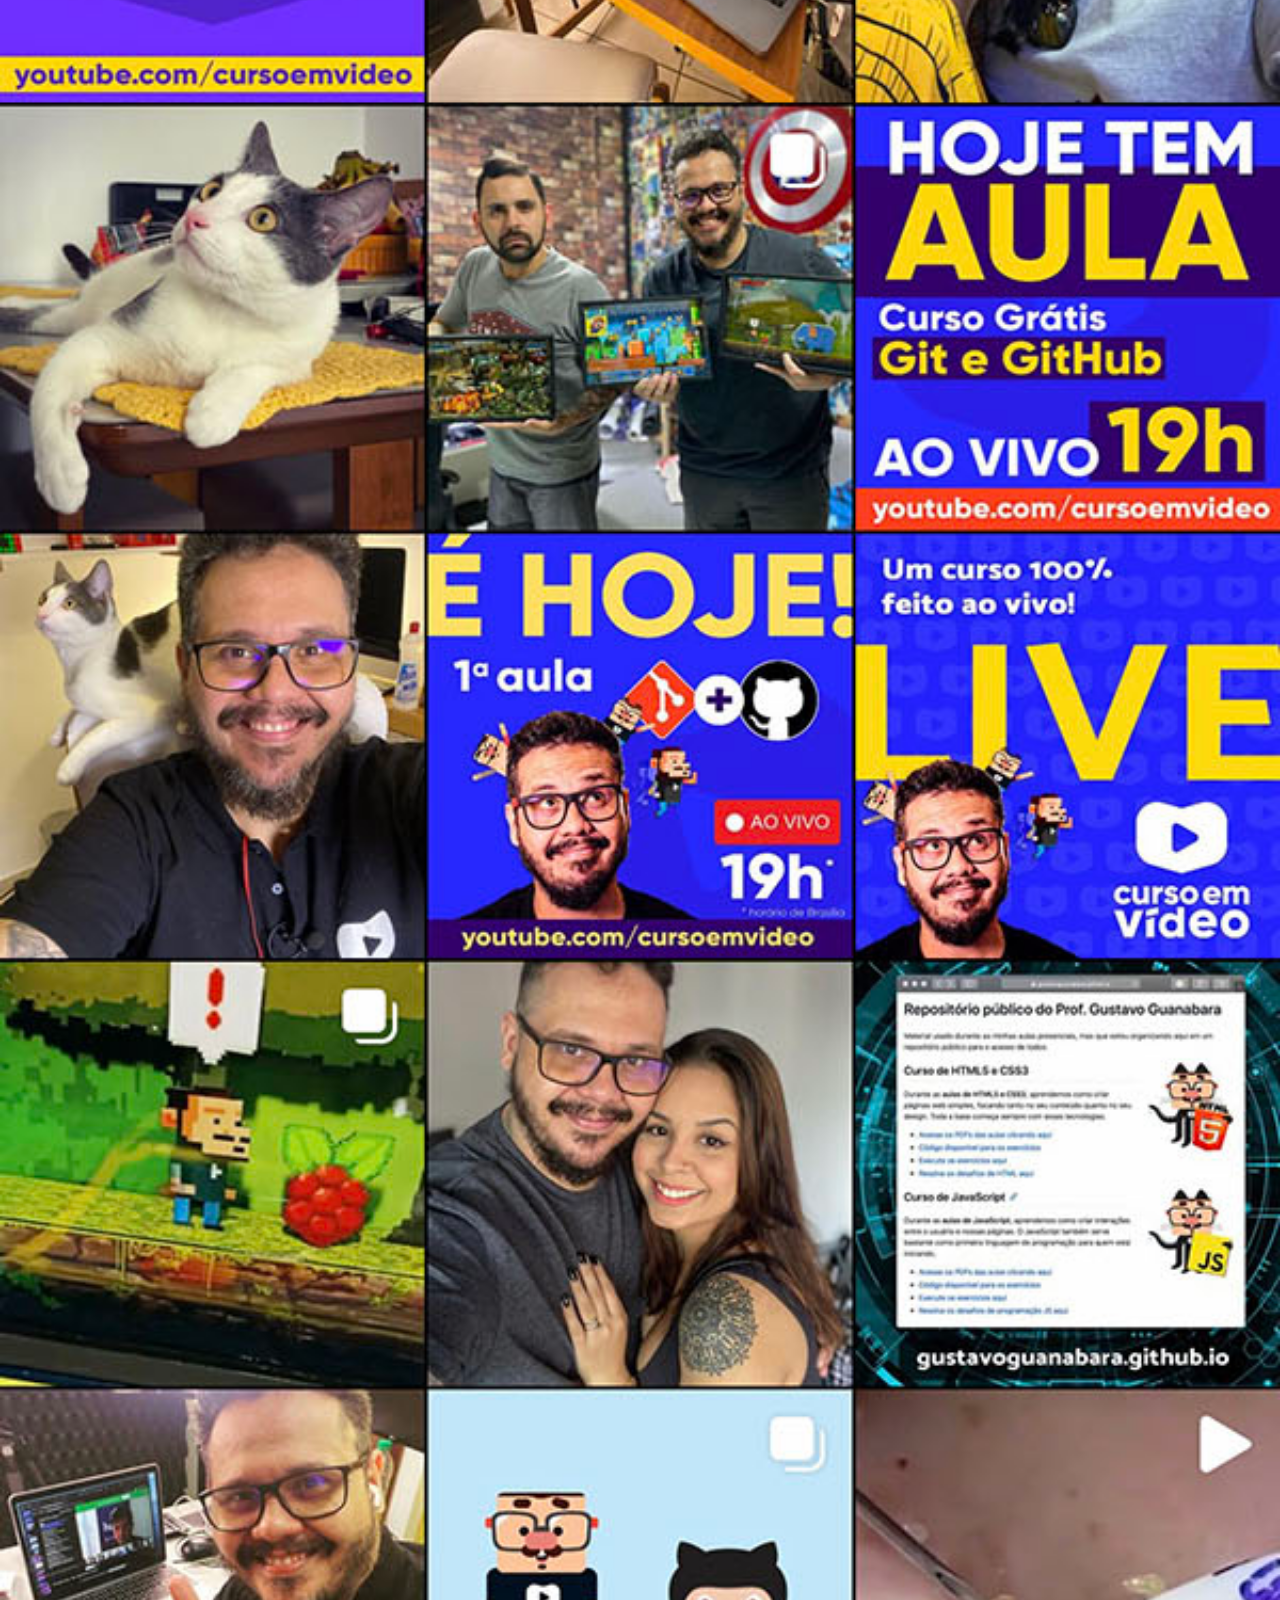
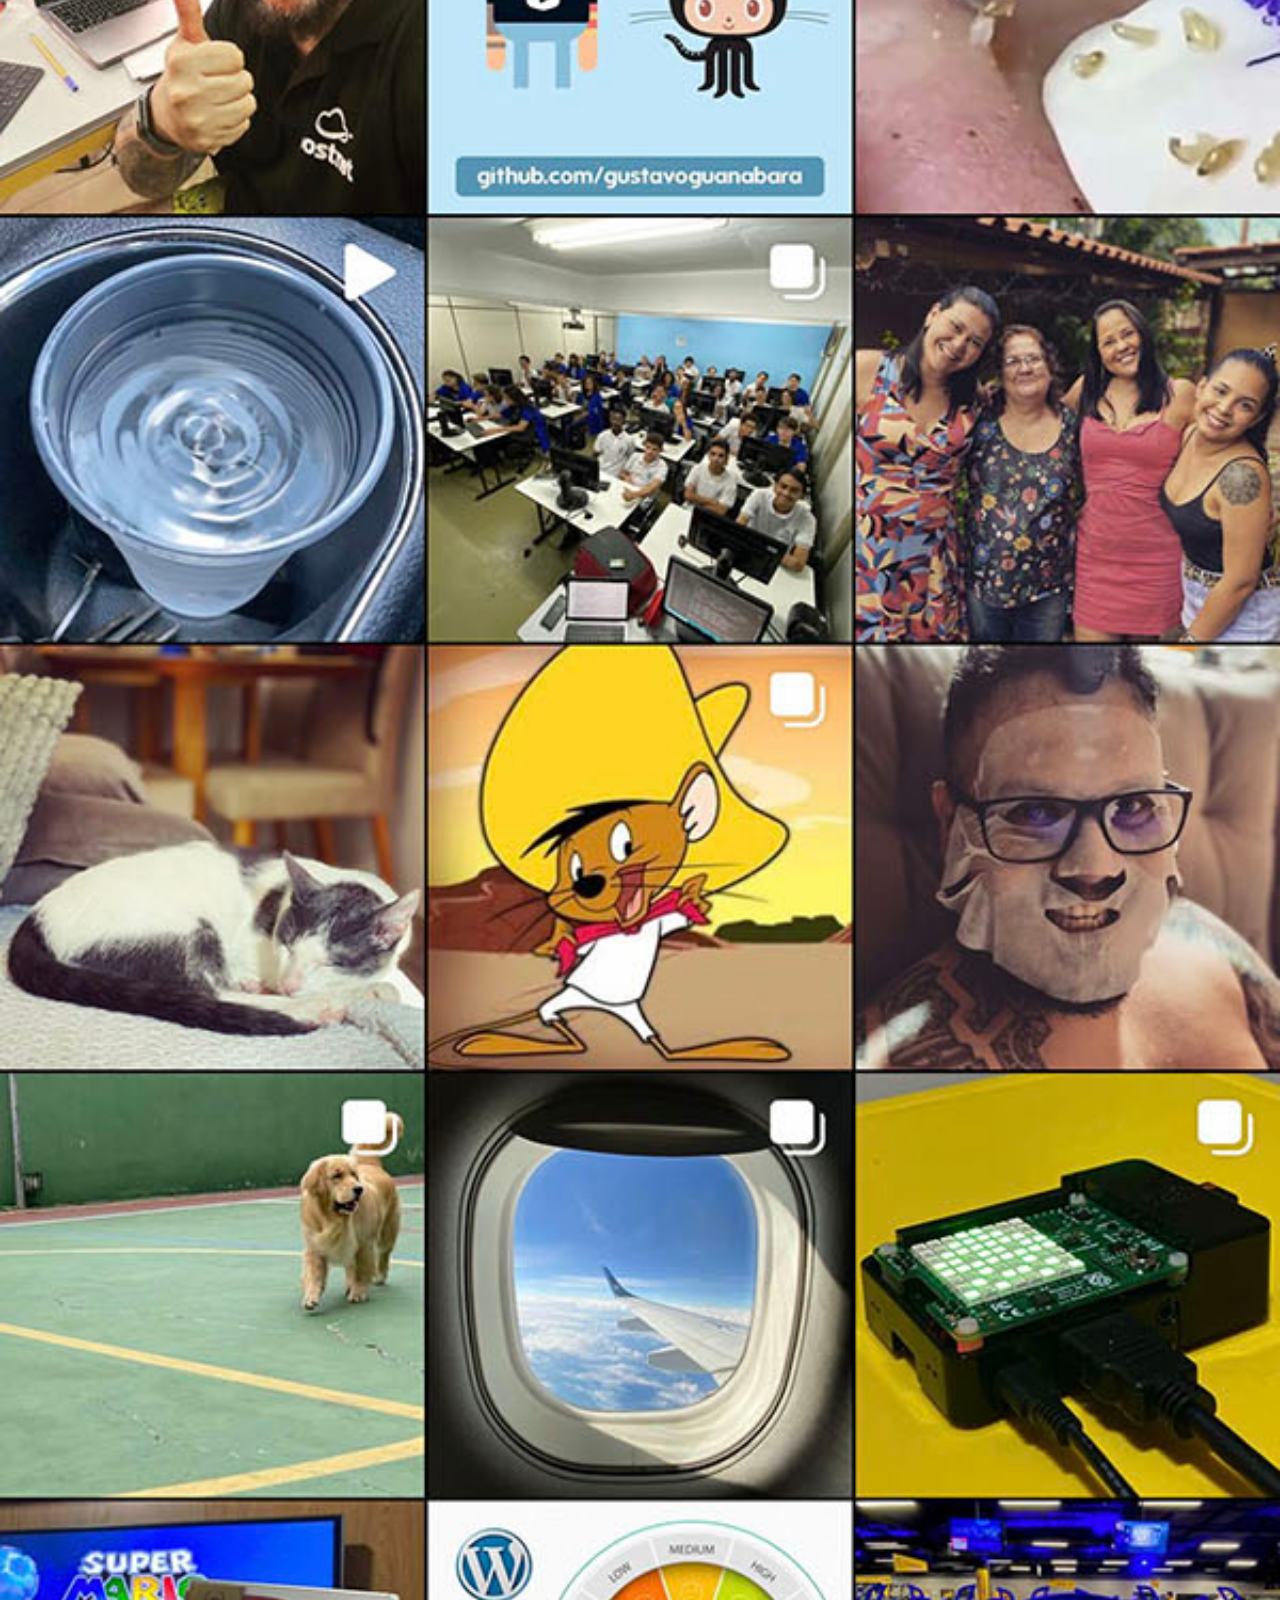
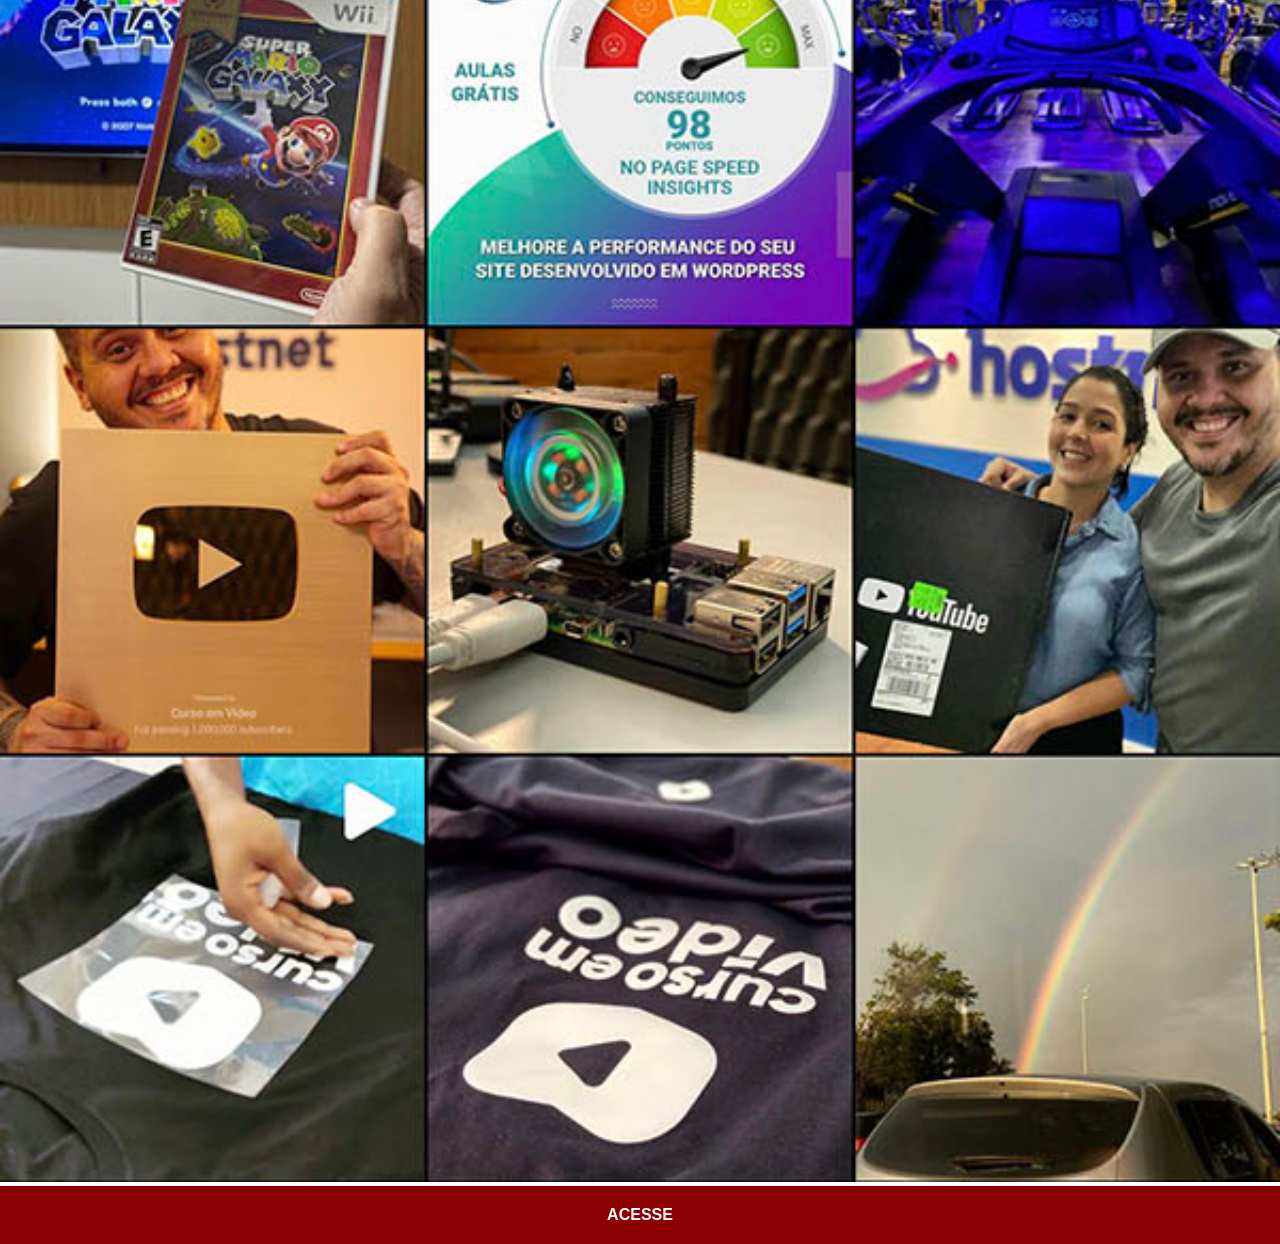
<file: instagram.html>
<!DOCTYPE html>
<html lang="pt-br">
<head>
    <meta charset="UTF-8">
    <meta name="viewport" content="width=device-width, initial-scale=1.0">
    <title>Youtube</title>
    <link rel="stylesheet" href="css/social.css">
</head>
<body>
    <img src="img/tela-instagram.jpg" alt="Instagram">
    <a href="https://www.instagram.com/gustavoguanabara/?hl=pt-br" target="_blank">ACESSE</a>
</body>
</html>
</file>
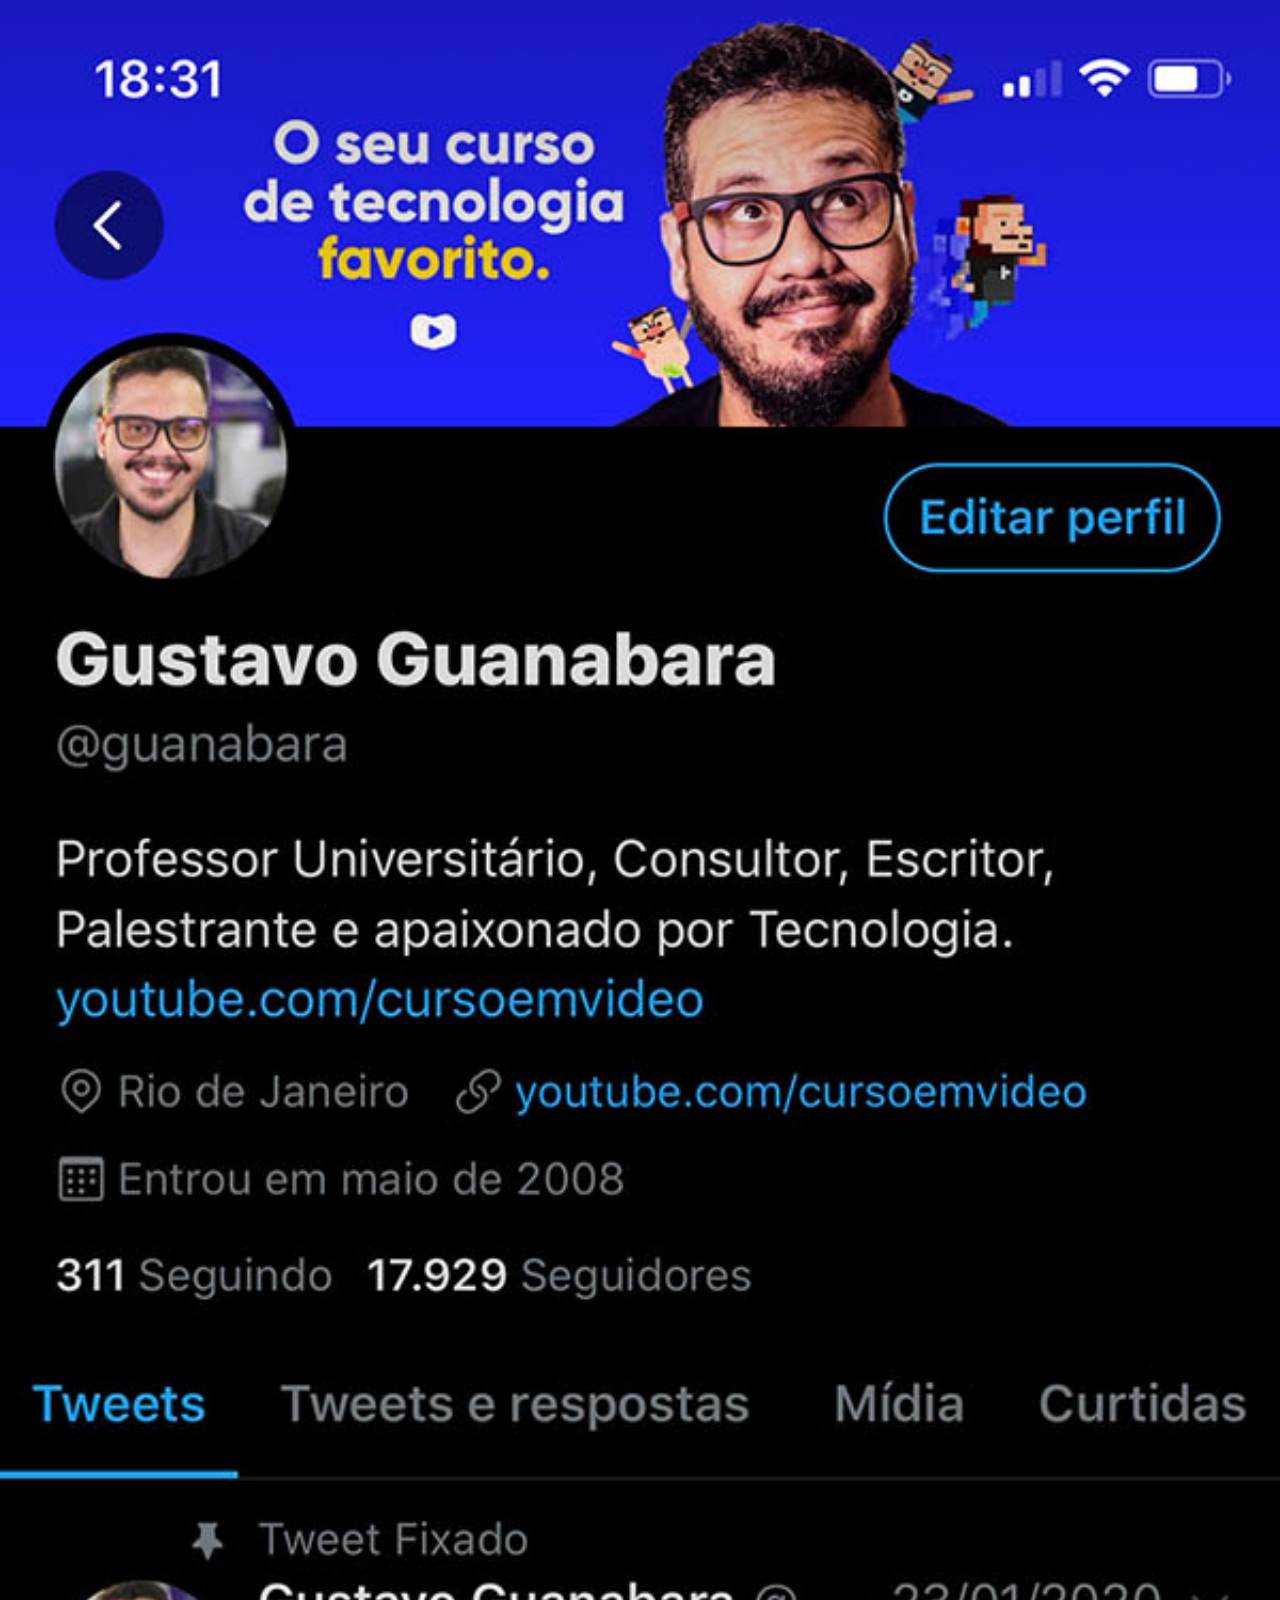
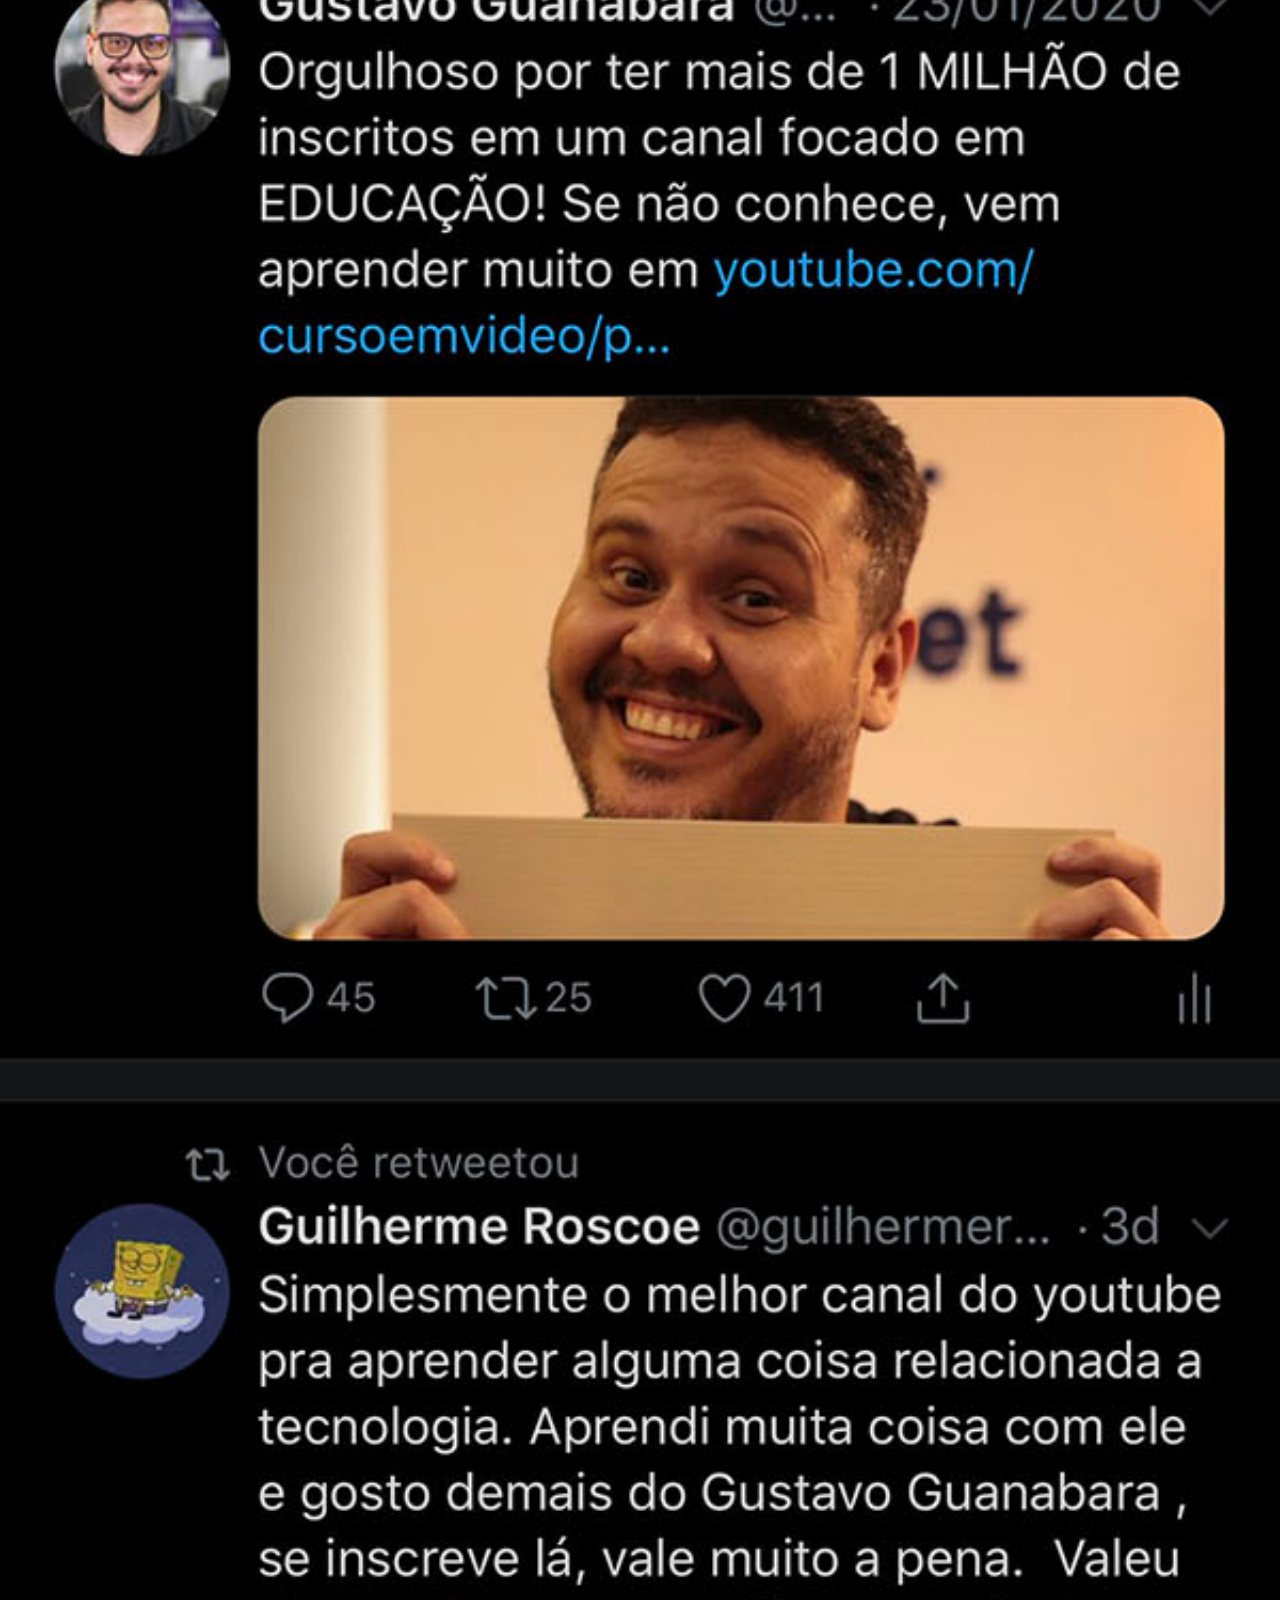
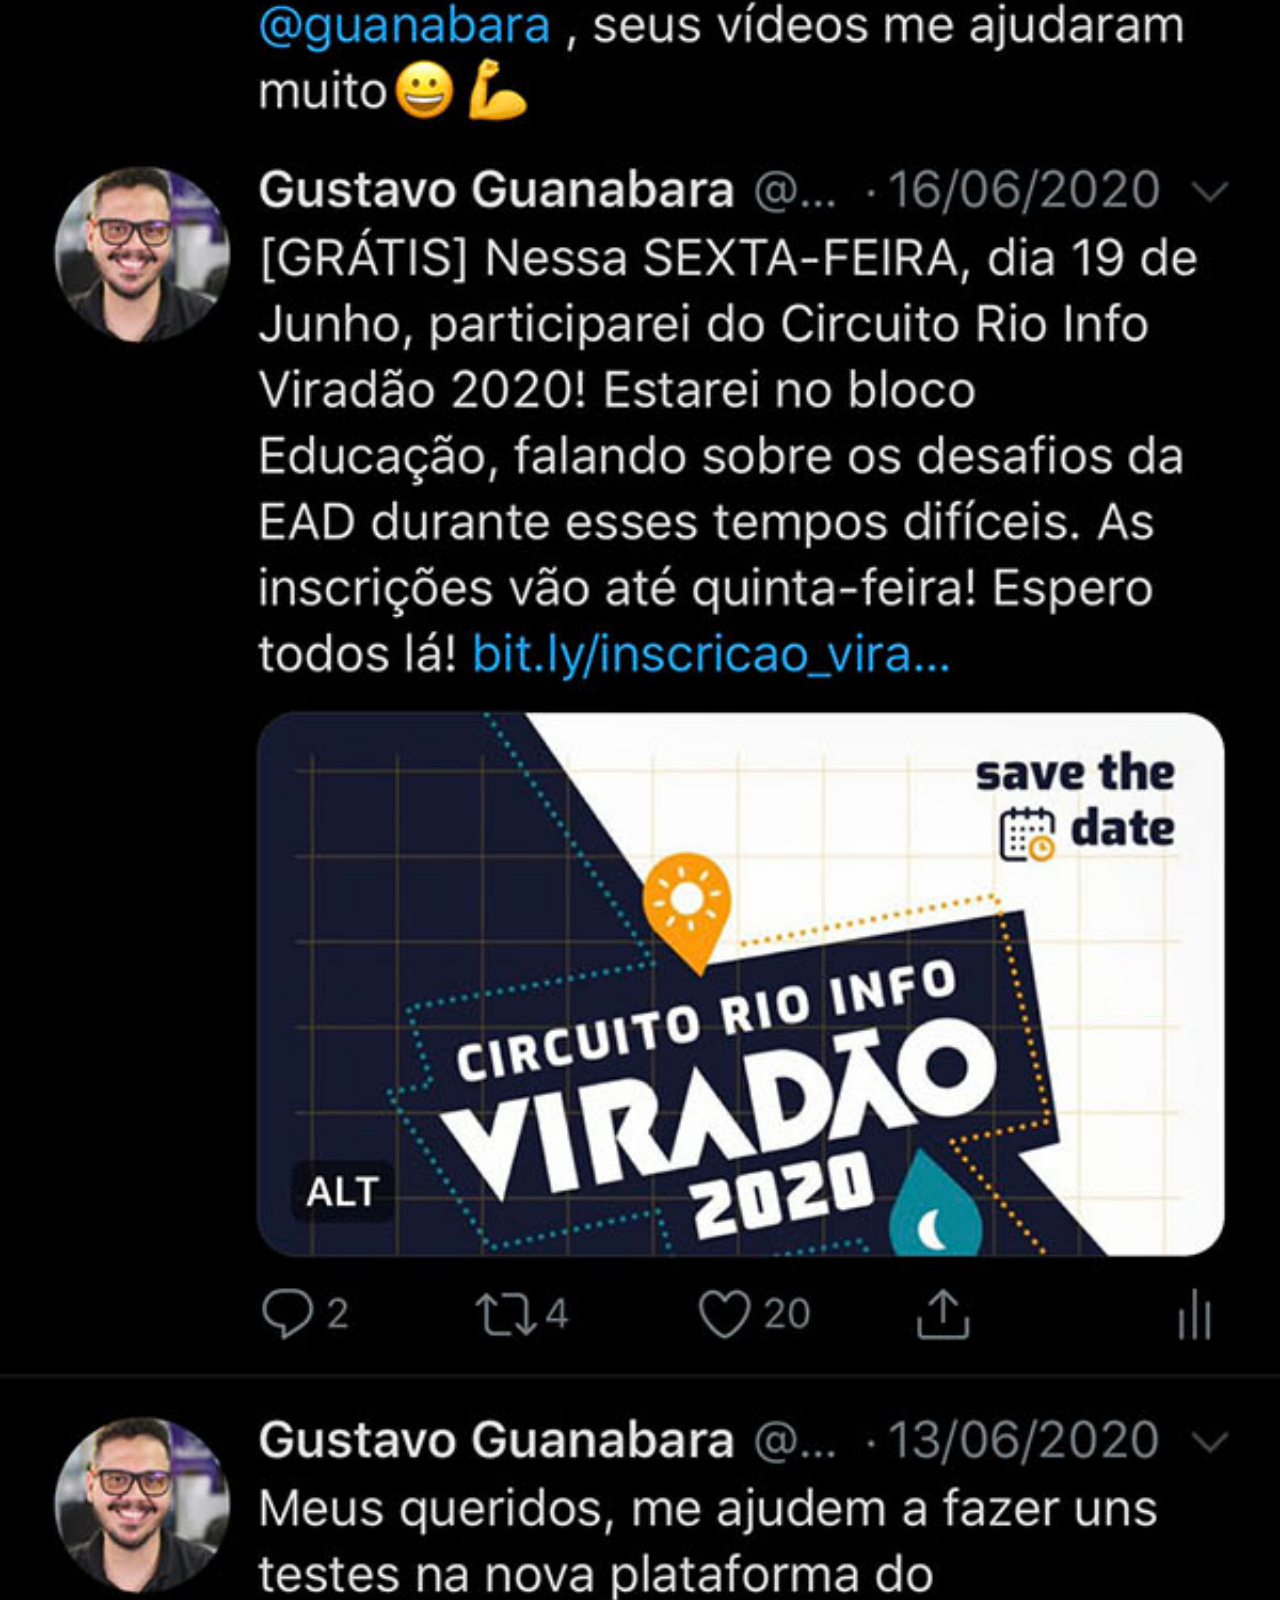
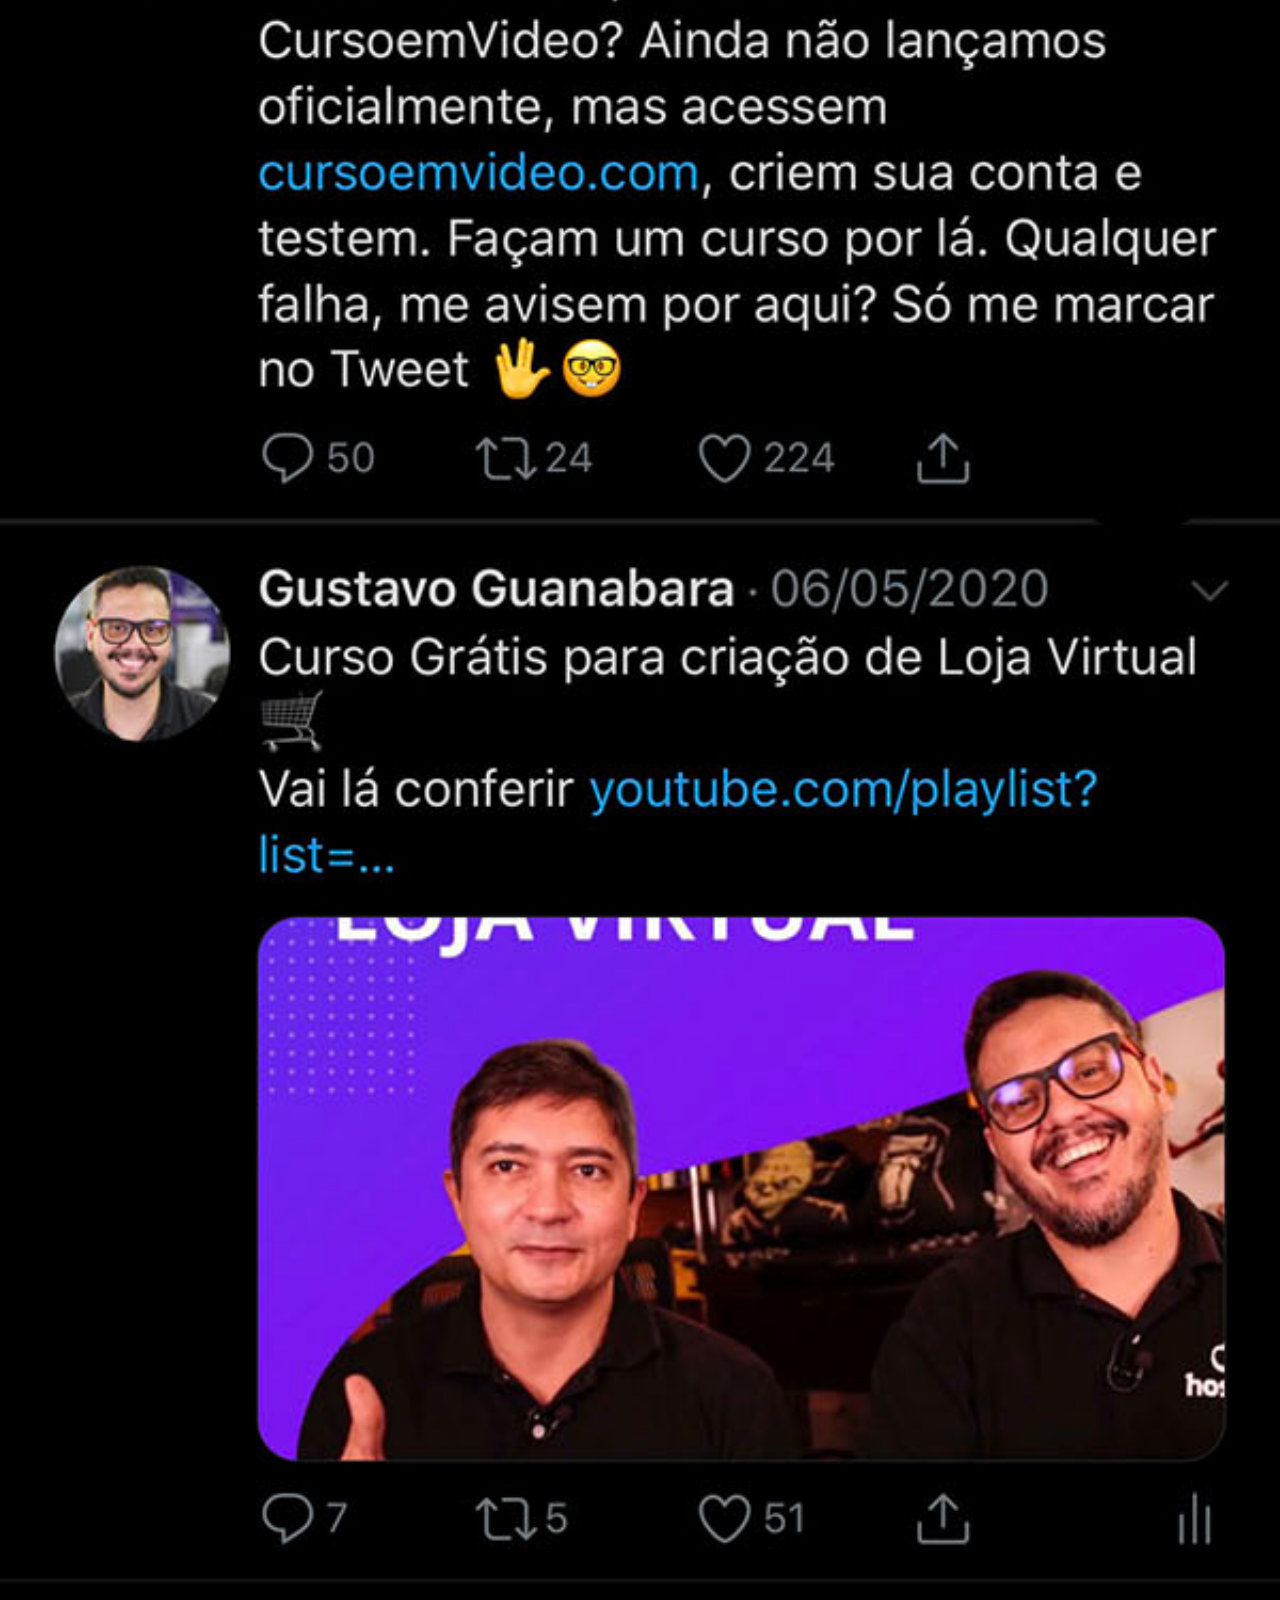
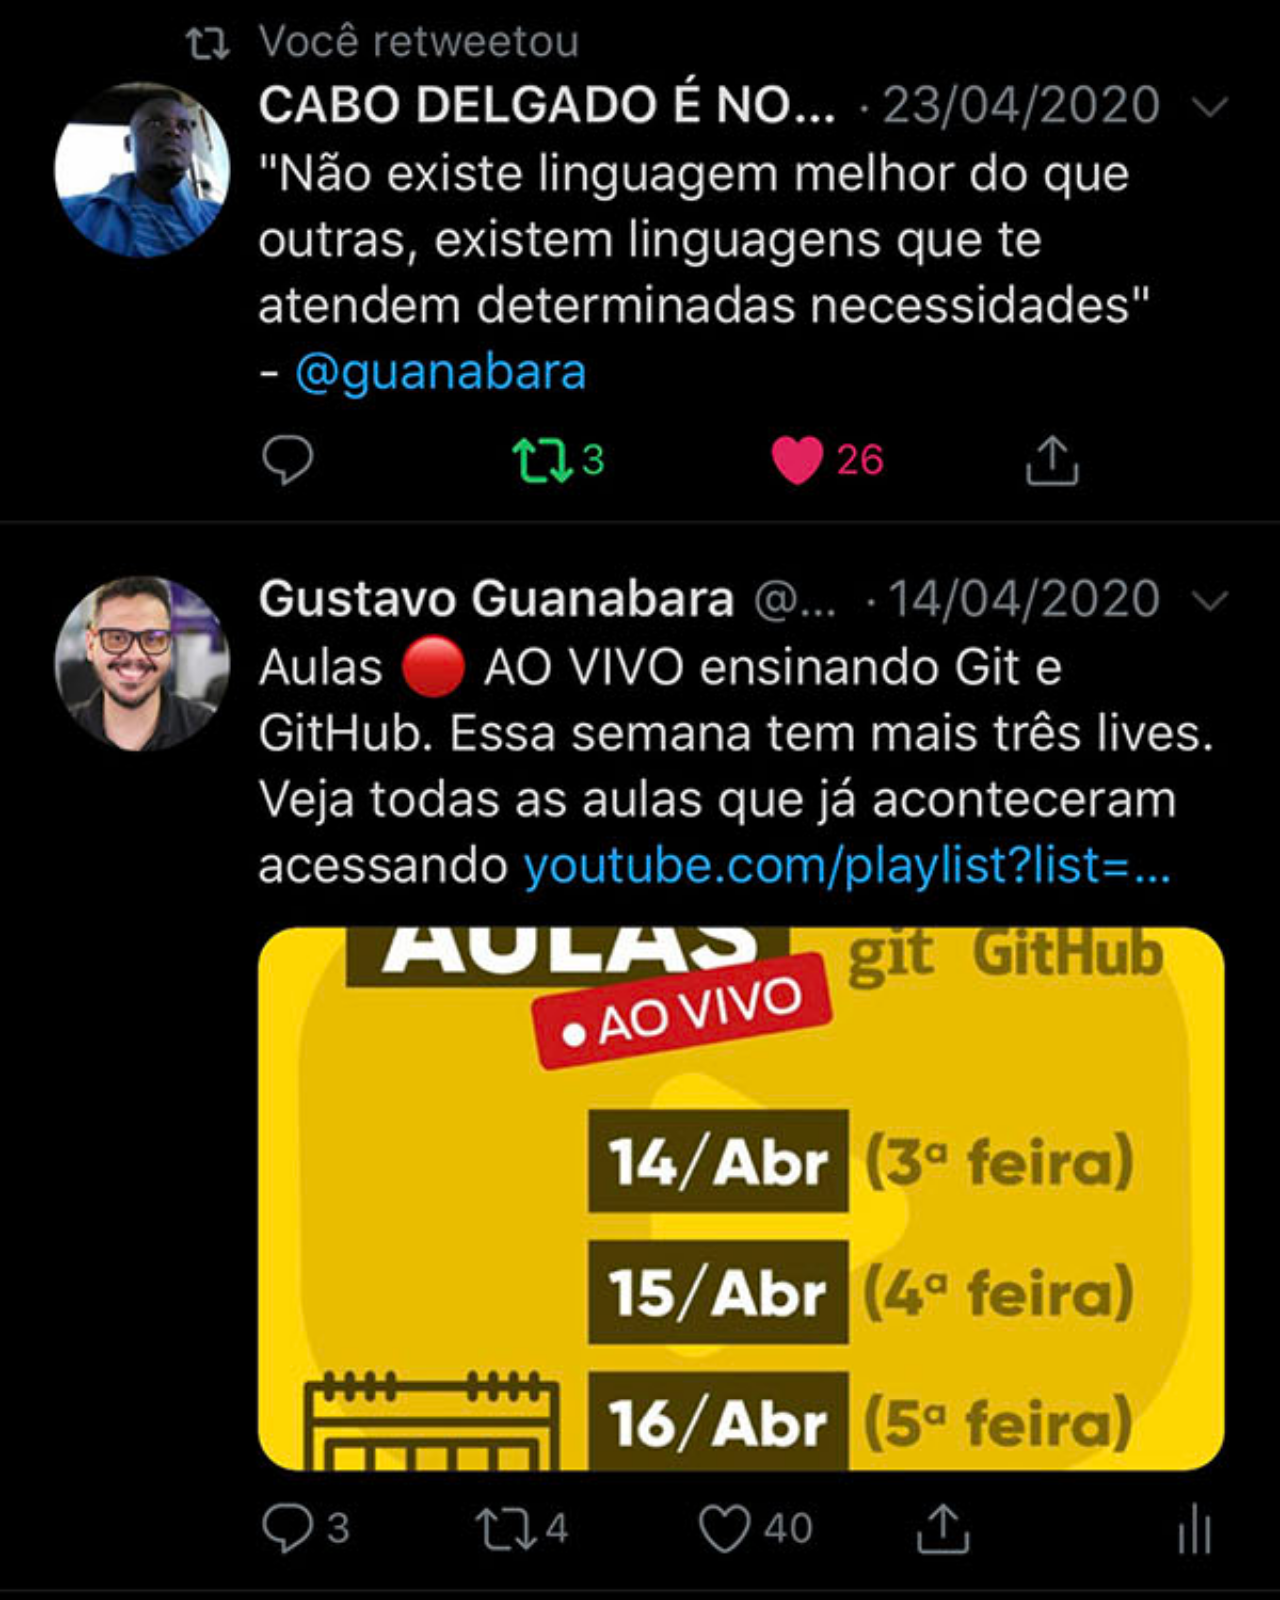
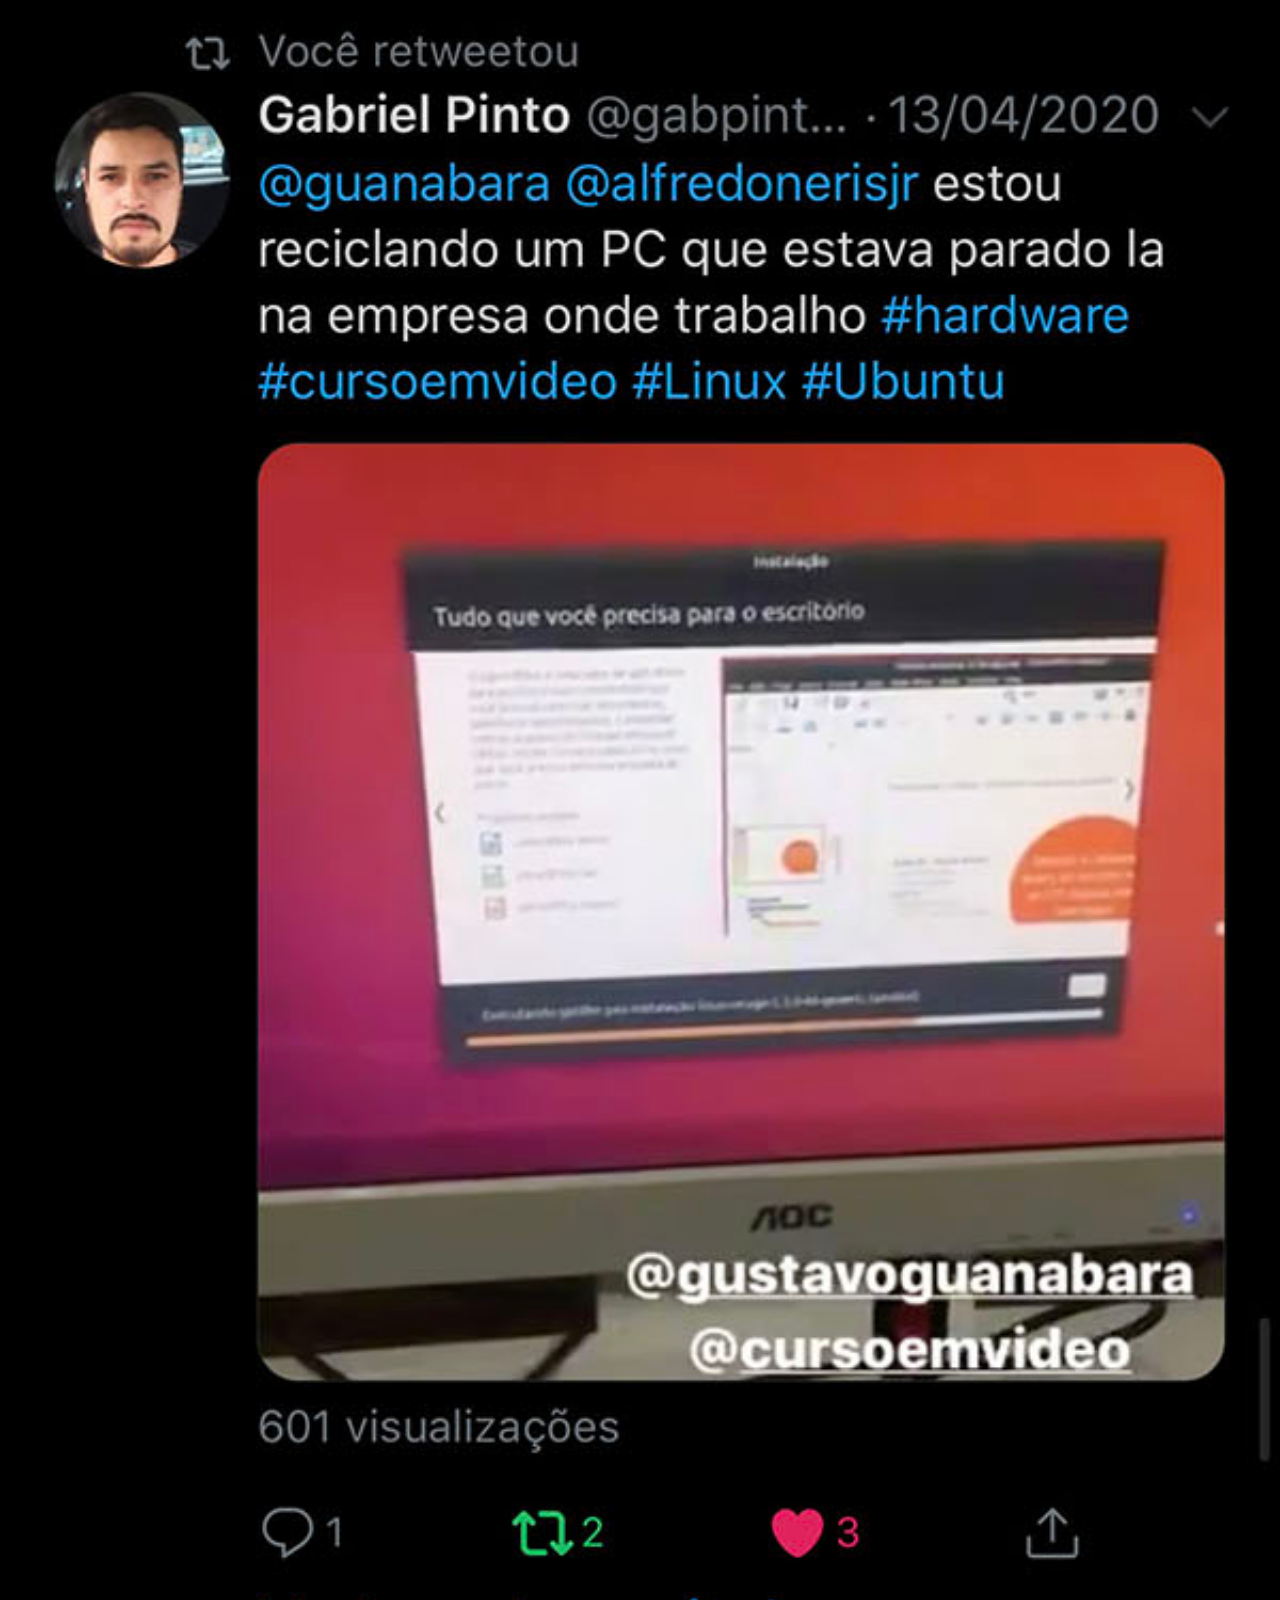
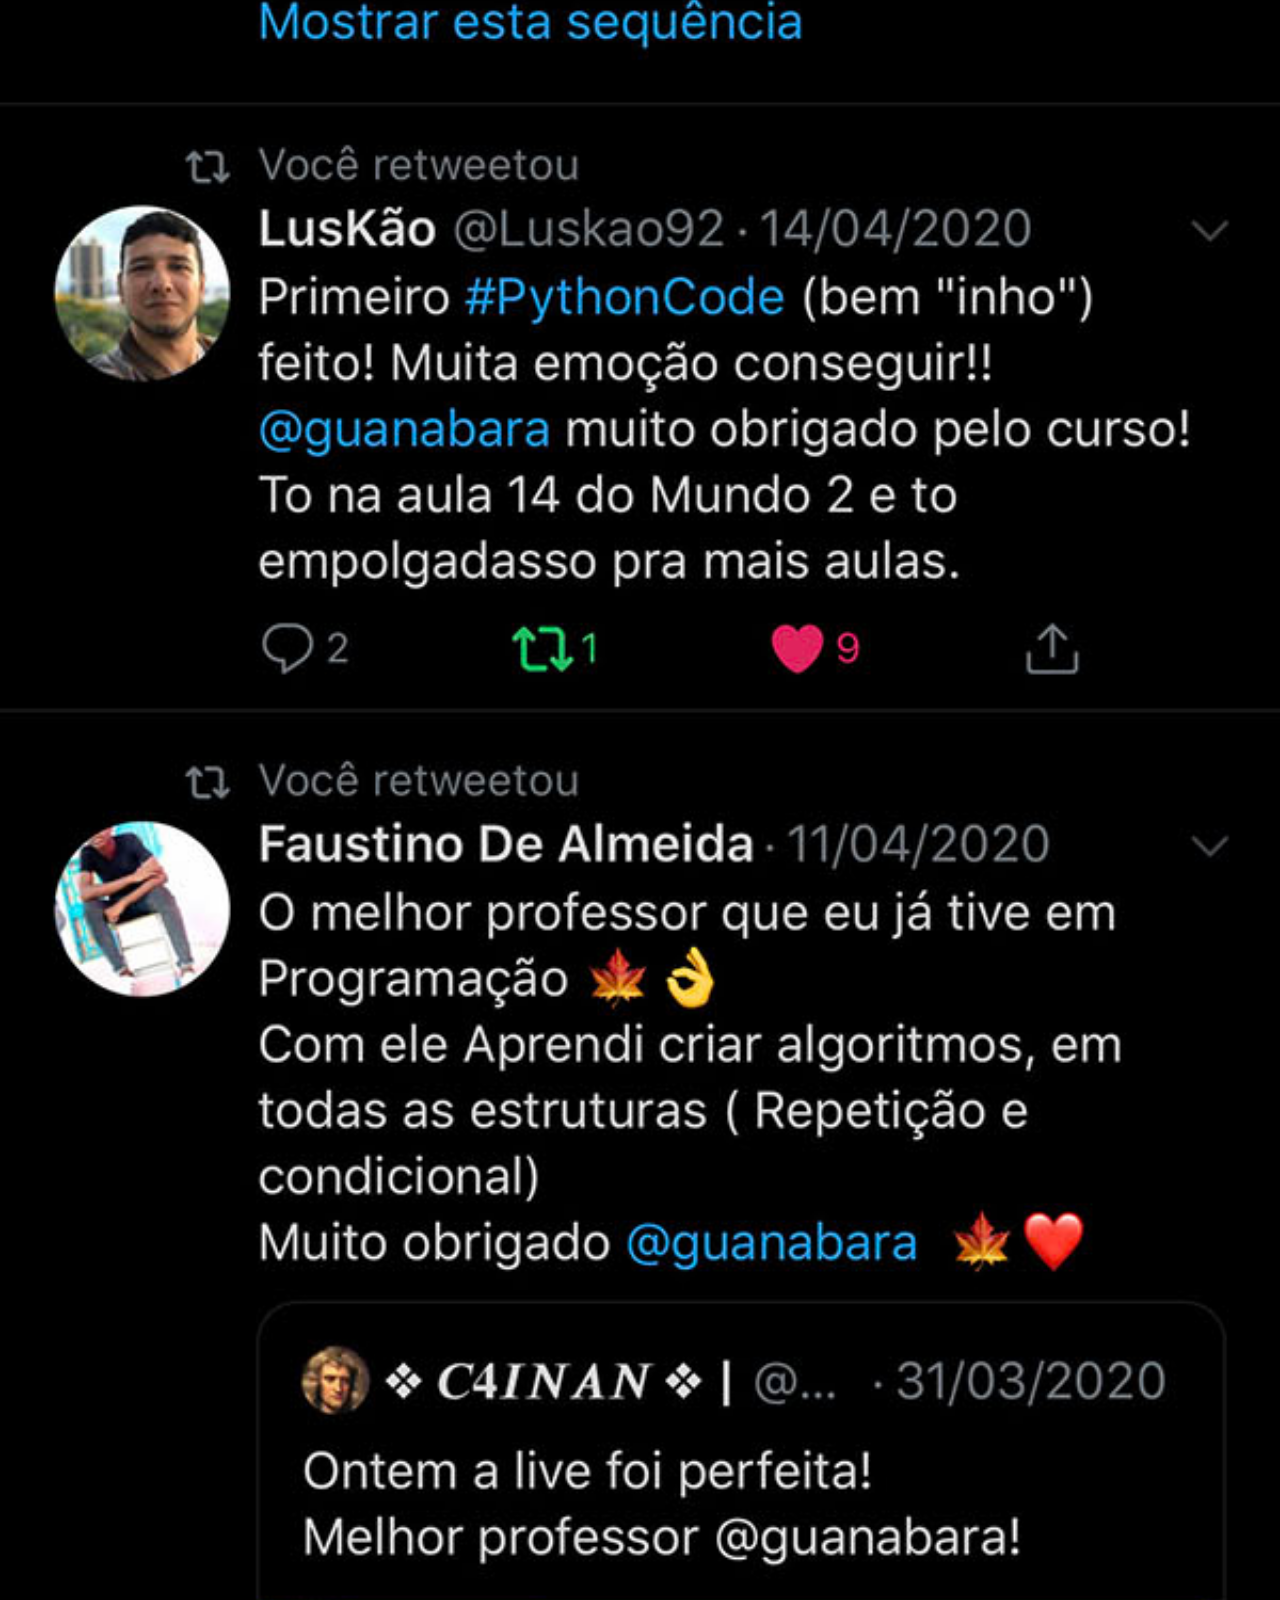
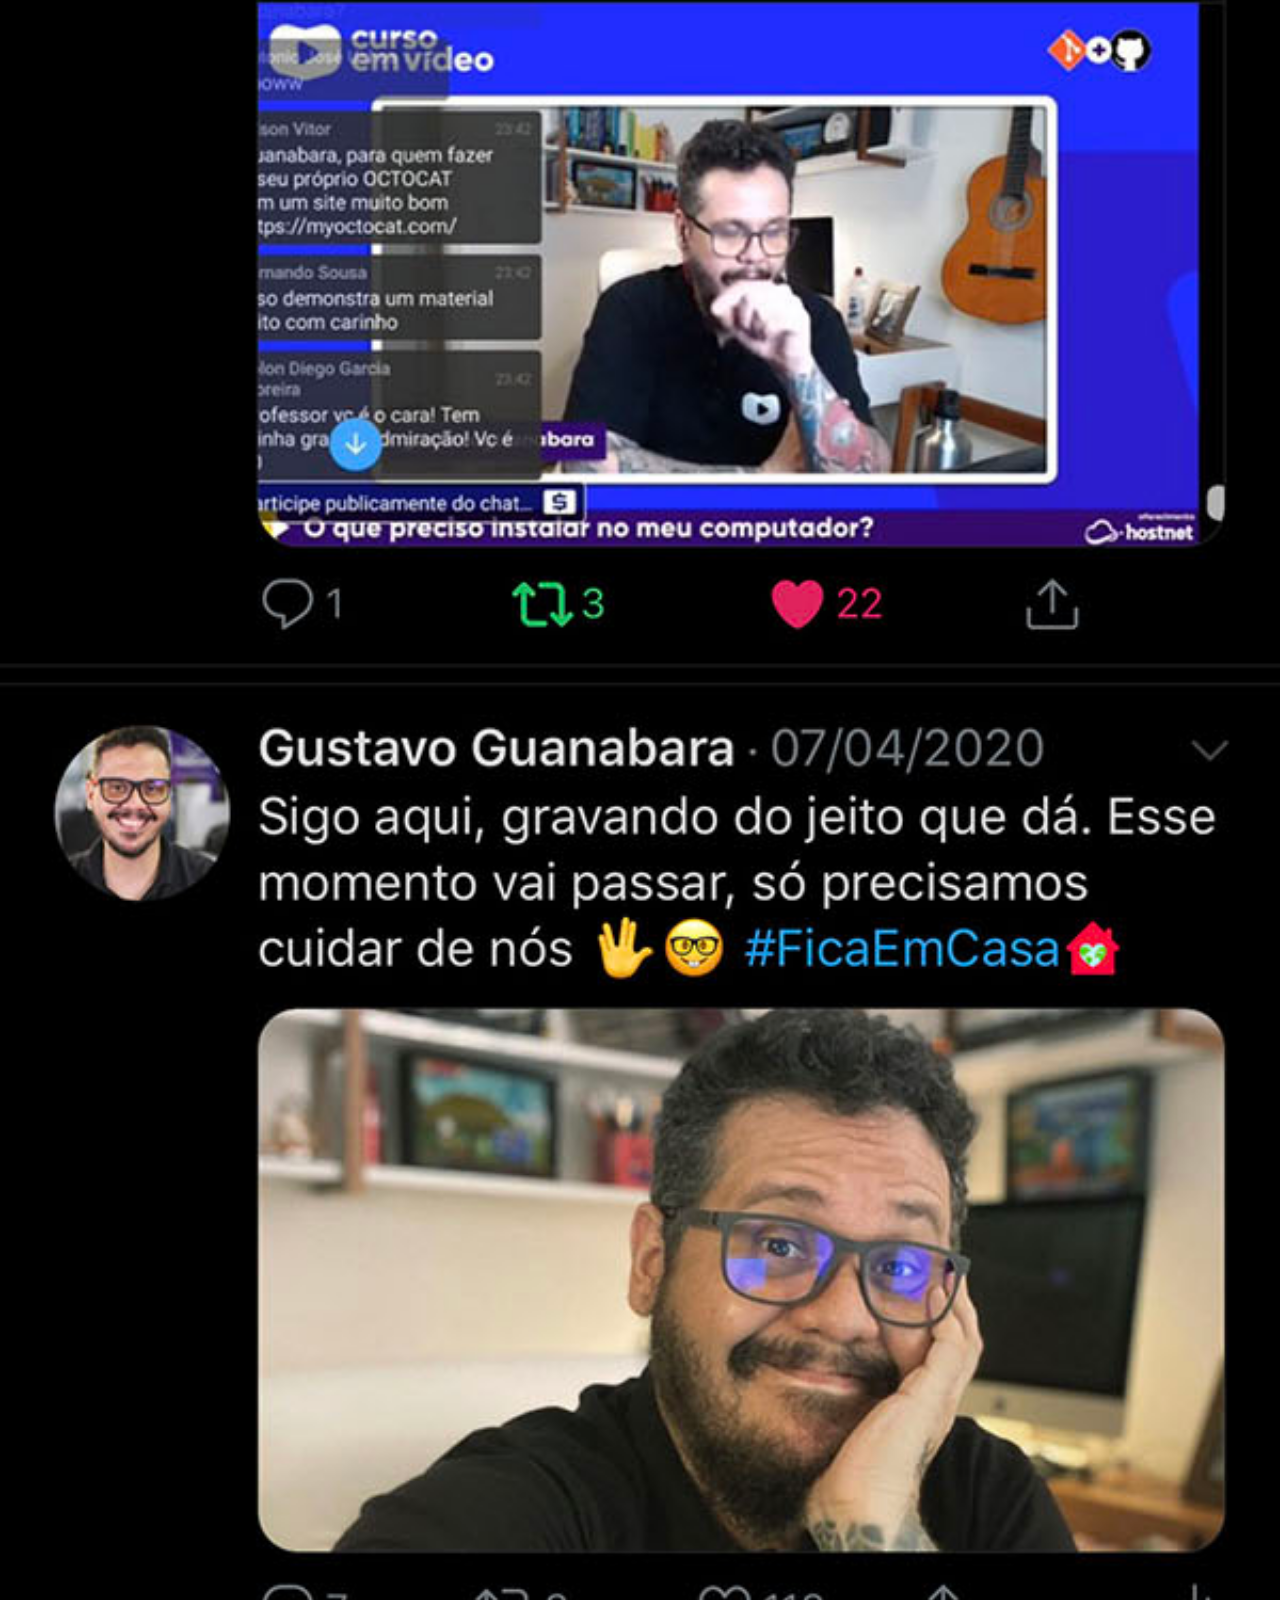
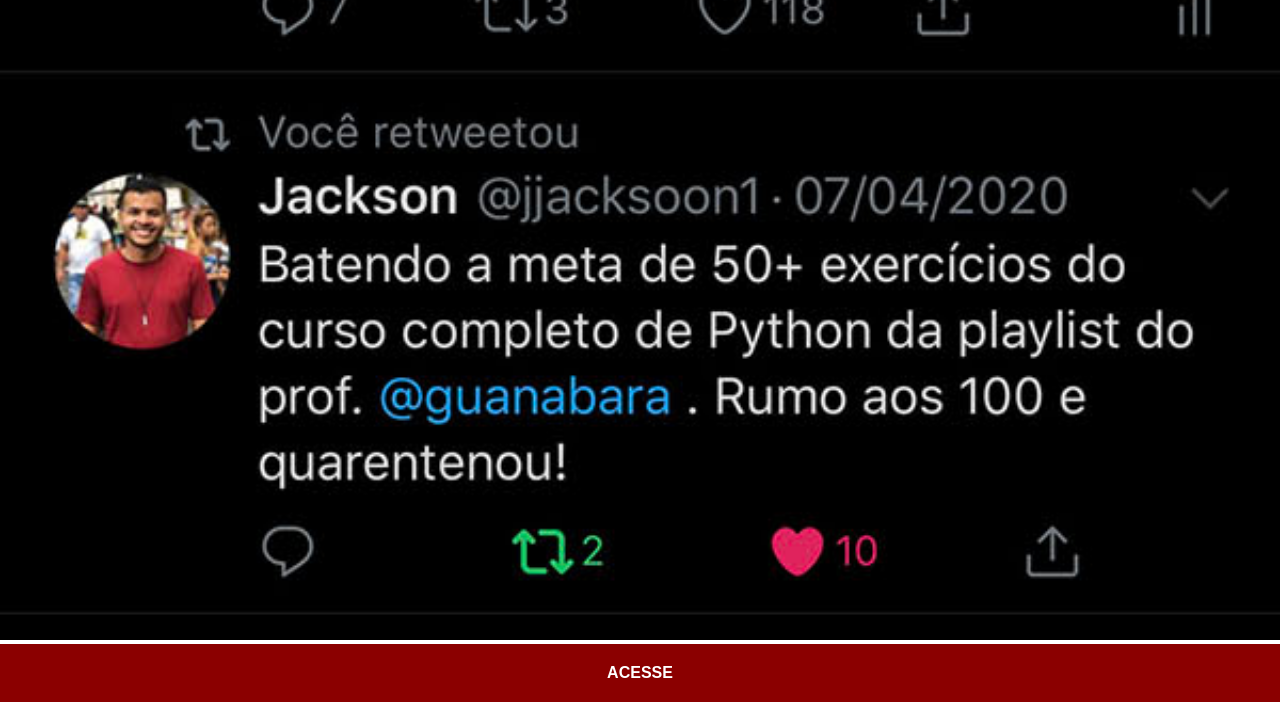
<file: x.html>
<!DOCTYPE html>
<html lang="pt-br">
<head>
    <meta charset="UTF-8">
    <meta name="viewport" content="width=device-width, initial-scale=1.0">
    <title>Youtube</title>
    <link rel="stylesheet" href="css/social.css">
</head>
<body>
    <img src="img/tela-twitter.jpg" alt="X">
    <a href="https://x.com/guanabara" target="_blank">ACESSE</a>
</body>
</html>
</file>
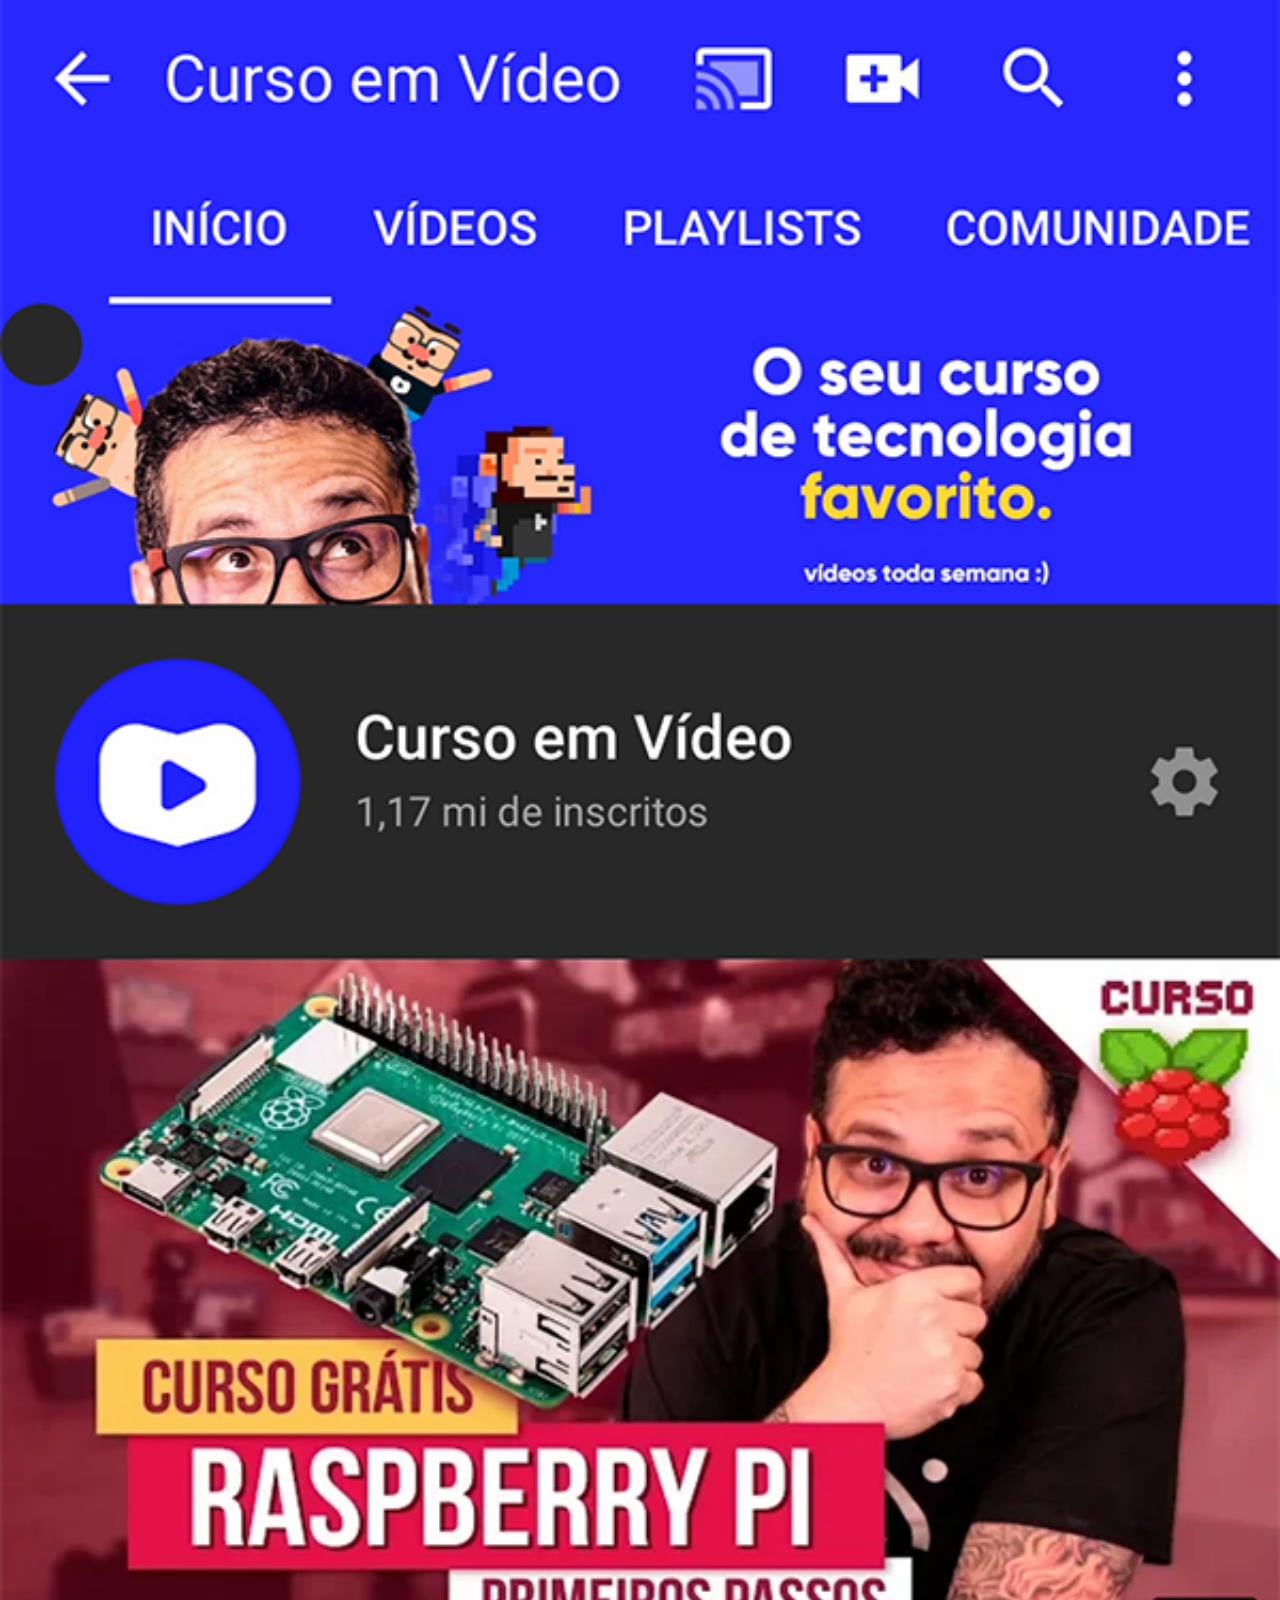
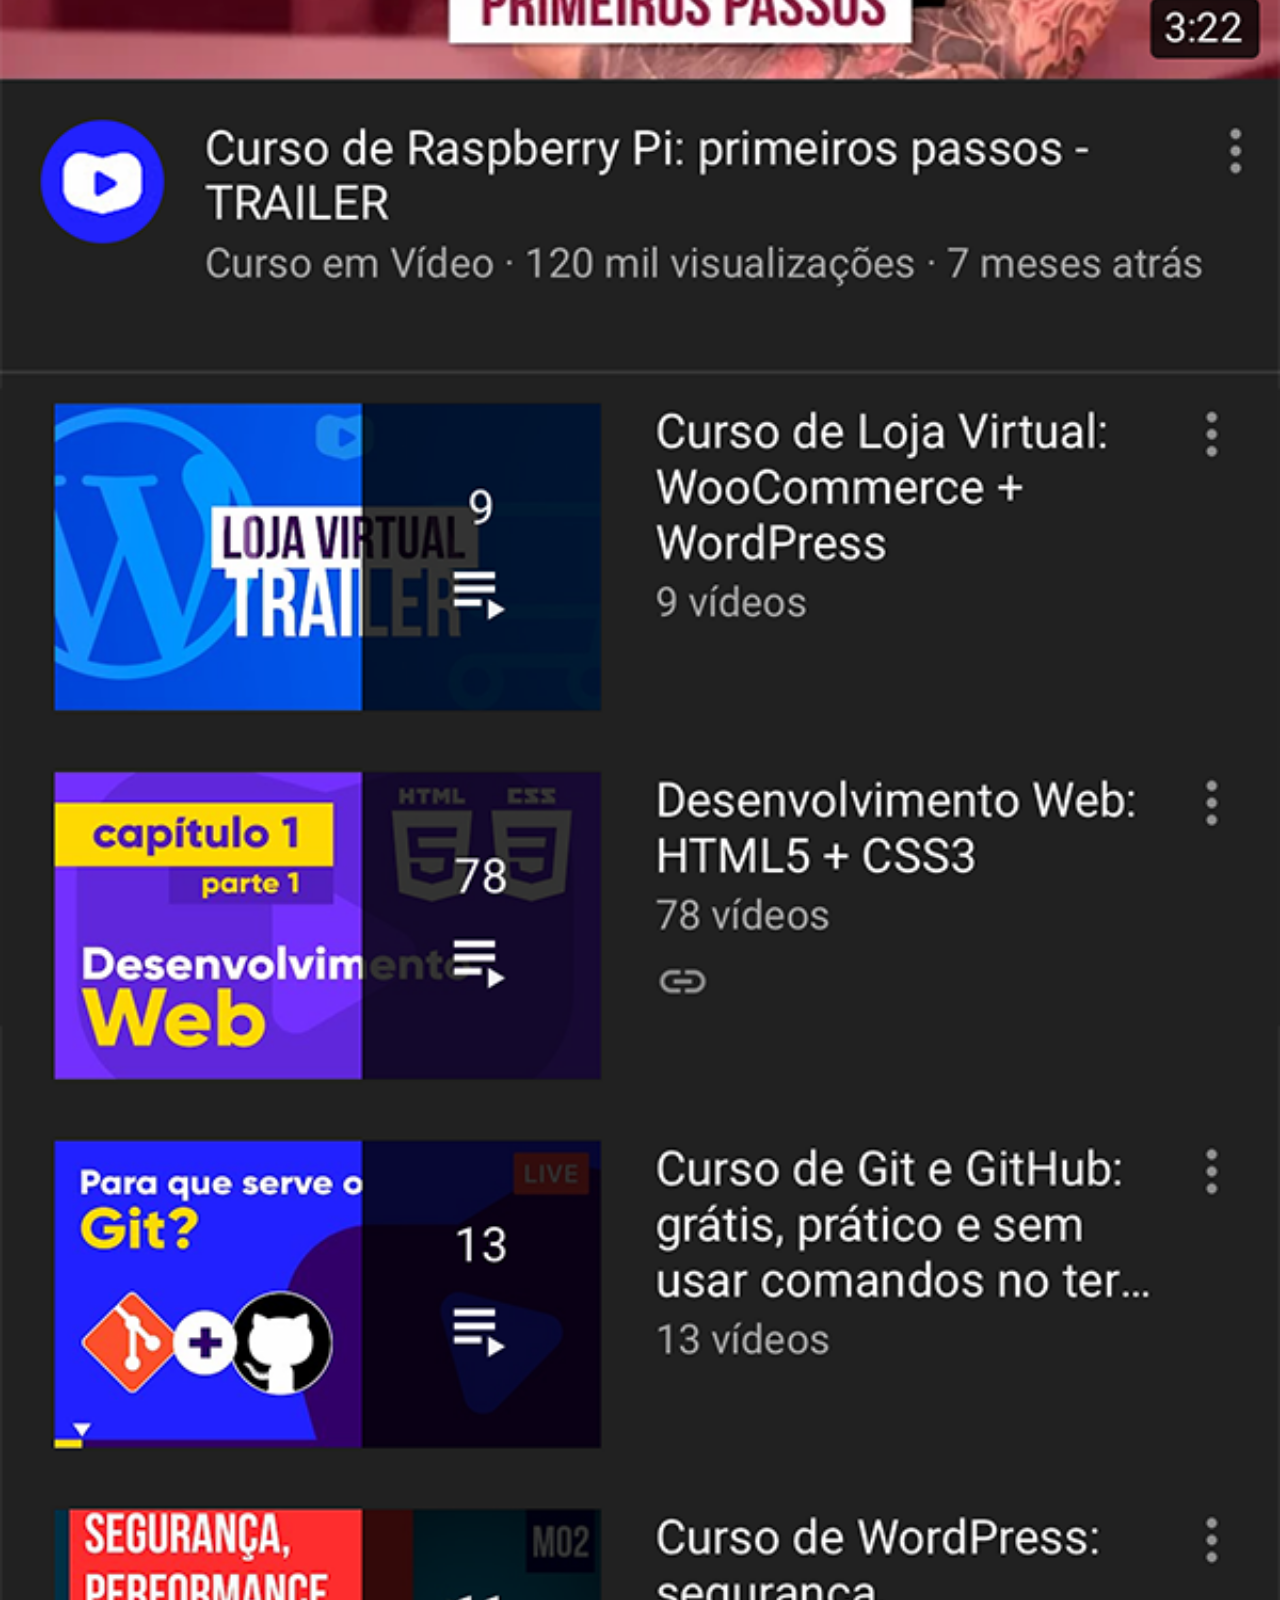
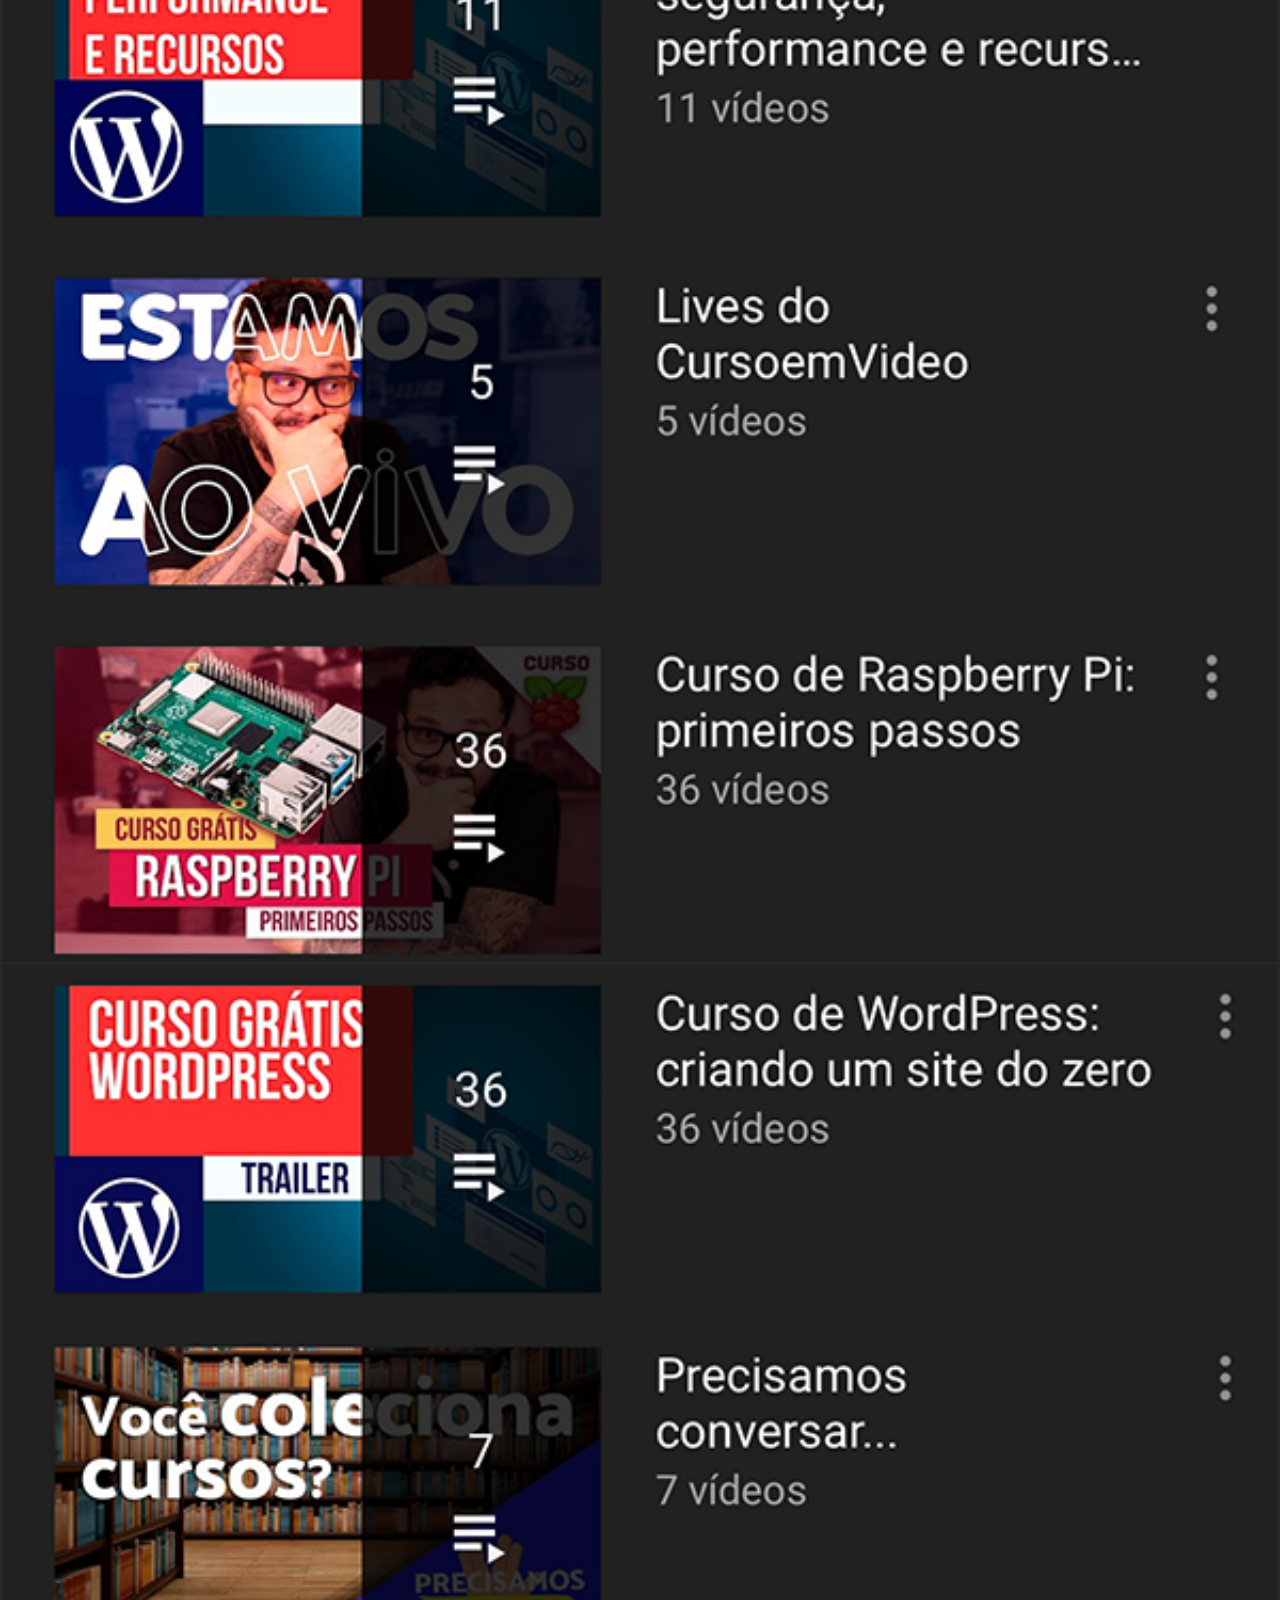
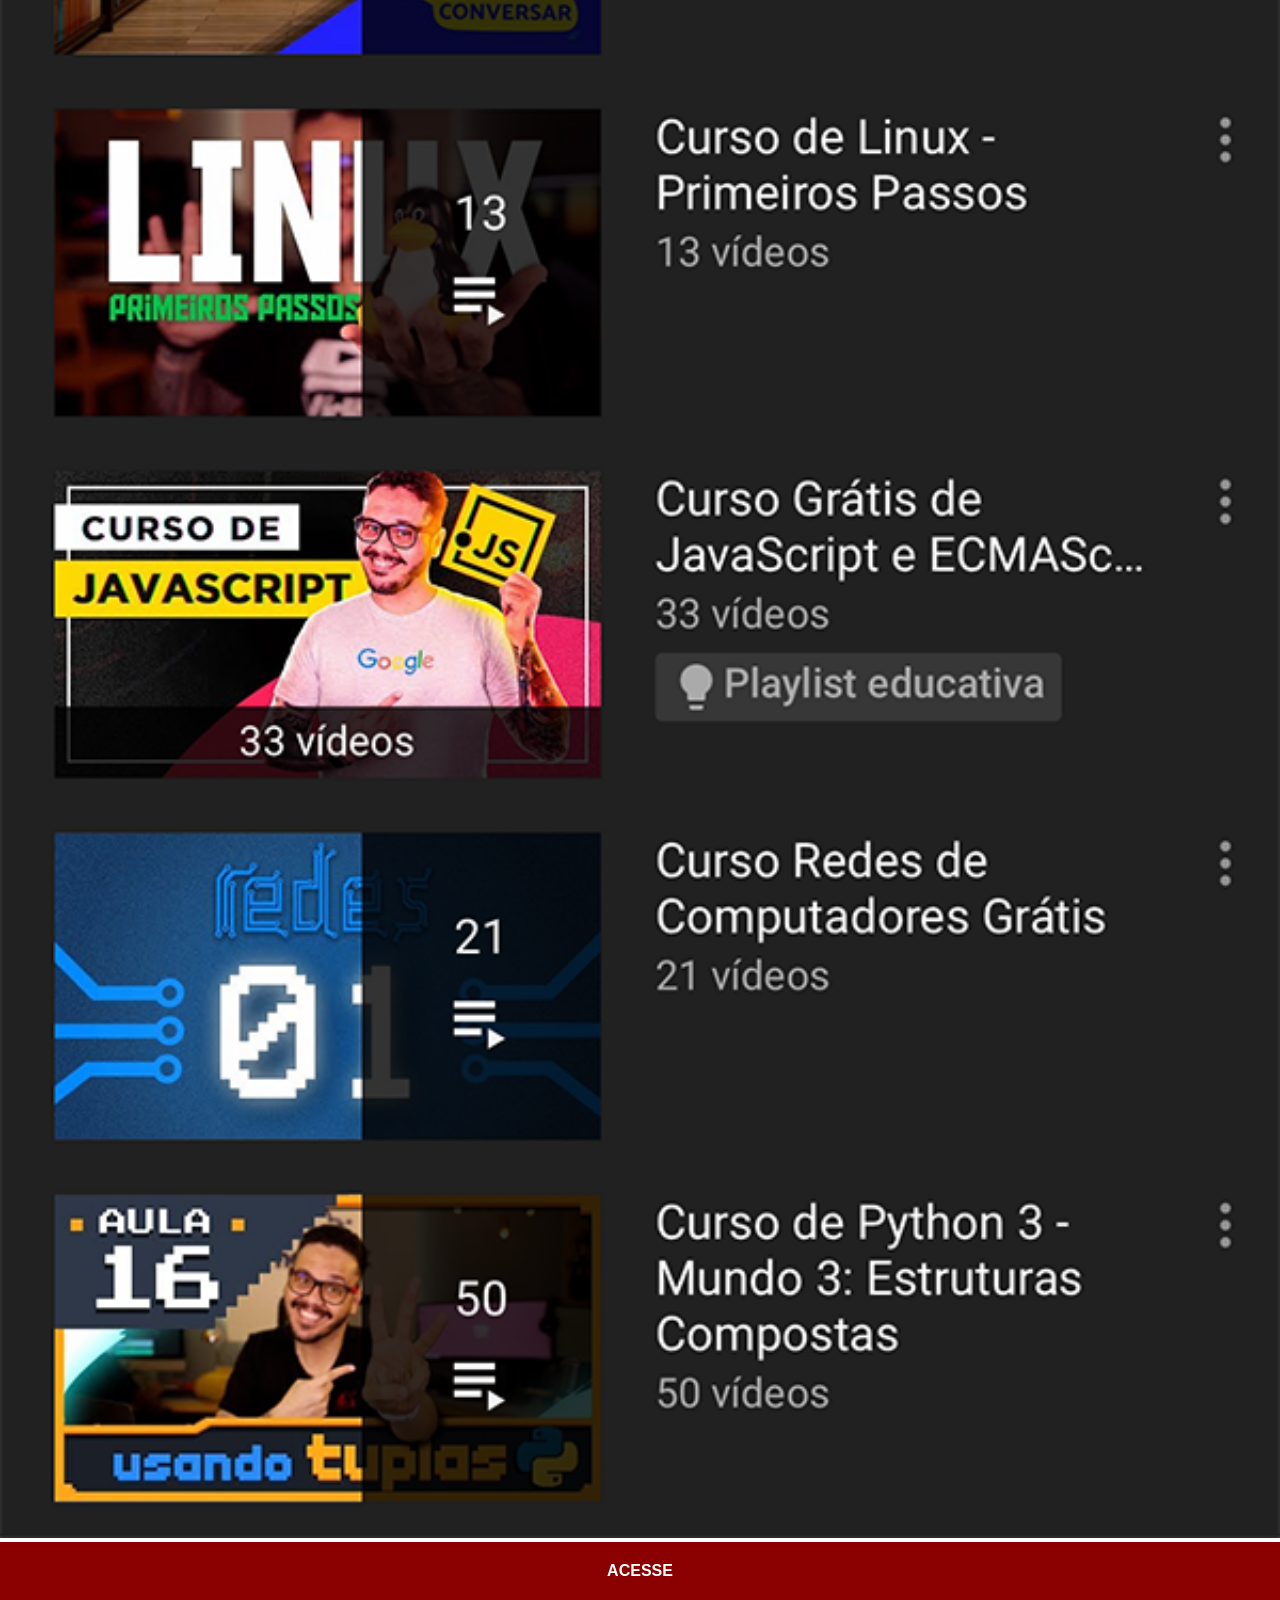
<file: youtube.html>
<!DOCTYPE html>
<html lang="pt-br">
<head>
    <meta charset="UTF-8">
    <meta name="viewport" content="width=device-width, initial-scale=1.0">
    <title>Youtube</title>
    <link rel="stylesheet" href="css/social.css">
</head>
<body>
    <img src="img/tela-youtube.png" alt="YouTube">
    <a href="https://www.youtube.com/@cursoemvideo/playlists" target="_blank">ACESSE</a>
</body>
</html>
</file>
<file: css/style.css>
@charset "UTF-8";

* {
    margin: 0;
    padding: 0;
    font-family: Arial, Helvetica, sans-serif;
}

html, body {
    height: 100vh;
    width: 100vw;
    background-color: black;
}

body {
    background: url(../img/fundo-madeira.jpg) no-repeat top center;
    background-size: cover;
    background-attachment: fixed;
}

main {
    position: relative;
    height: 100vh;
}

section#telefone {
    position: absolute;
    top: 50%;
    left: 50%;
    transform: translate(-50%, -50%);
    height: 627px;
    width: 311px;
    background: url(../img/frame-iphone.png) no-repeat;
}

iframe#tela {
    position: relative;
    top: 80px;
    left: 22px;
    width: 267px;
    height: 471px;
}

section#redes-sociais {
    text-align: right;
}

section#redes-sociais img {
    width: 50px;
    margin: 10px;
    border-radius: 50%;
    box-shadow: 2px 2px 5px rgba(0, 0, 0, 0.400);
    box-sizing: border-box;
}

section#redes-sociais img:hover {
    border: 2px solid rgba(255, 255, 255, 0.637);
    transform: translate(-3px, -3px);
    box-shadow: 5px 5px 10px rgba(0, 0, 0, 0.623);
    transition: transform 0.5s, border 0.5s;
}
</file>
<file: css/social.css>
@charset "UTF-8";

* {
    margin: 0;
    padding: 0;
    font-family: Arial, Helvetica, sans-serif;
}

img {
    width: 100vw;
}

::-webkit-scrollbar {
    width: 0px;
    height: 0px;
}

a {
    display: block;
    background-color: darkred;
    color: white;
    padding: 20px;
    text-align: center;
    font-weight: bolder;
    text-decoration: none;
}

a:hover{
    background-color: red;
}
</file>
<file: css/home-style.css>
@charset "UTF-8";

* {
    margin: 0;
    padding: 0;
}

body {
    width: 100vw;
    height: 100vh;
    background: black url(../img/tela-home.jpg) no-repeat top center;
    background-size: cover;
}
</file>
